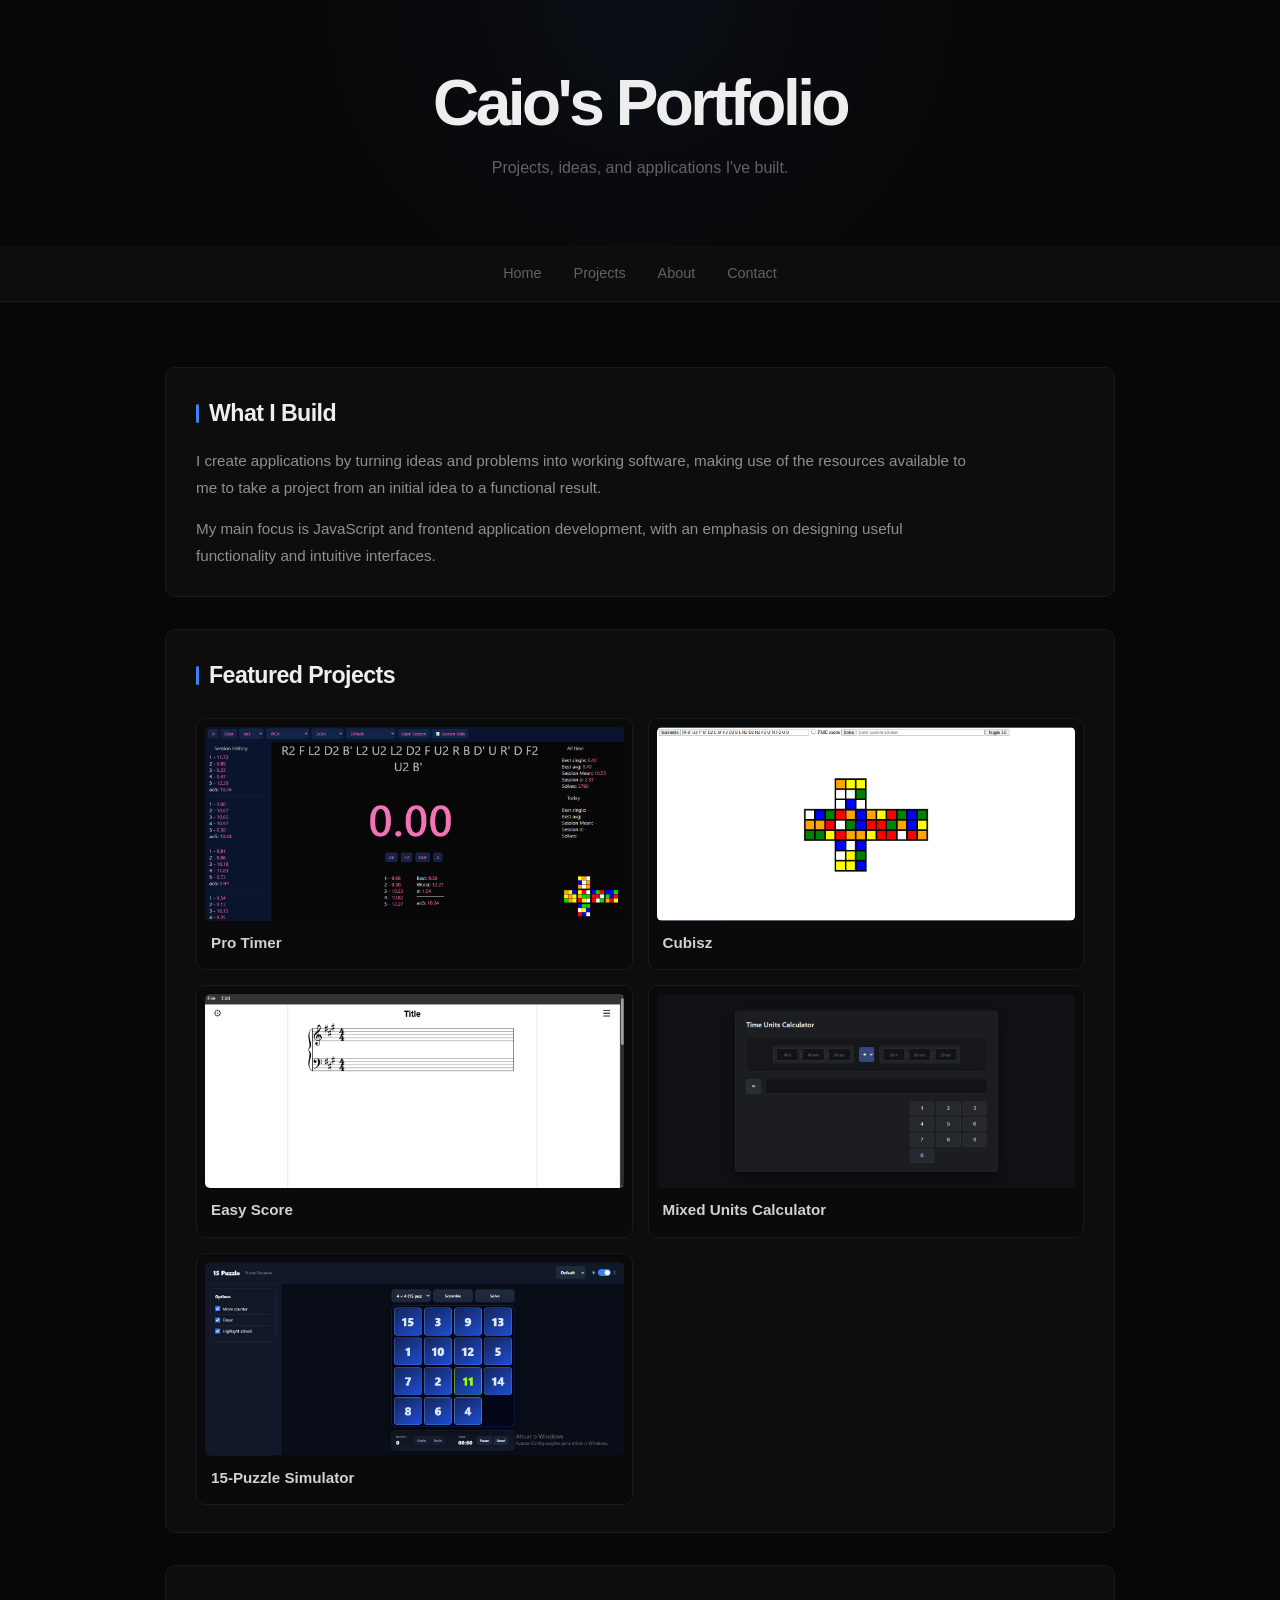
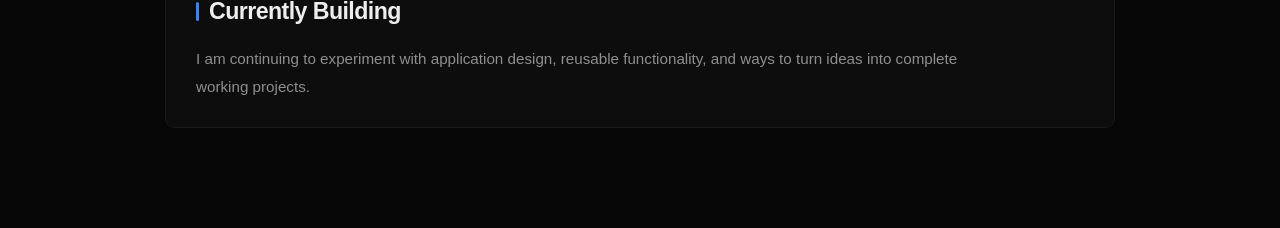
<file: index.html>
<html>
    <script>
    const language = navigator.language.toLowerCase();

    if (language.startsWith("pt-br")) {
        window.location.href = "pt-br/";
    } else {
        window.location.href = "en-us/";
    }
    </script>
</html>
</file>
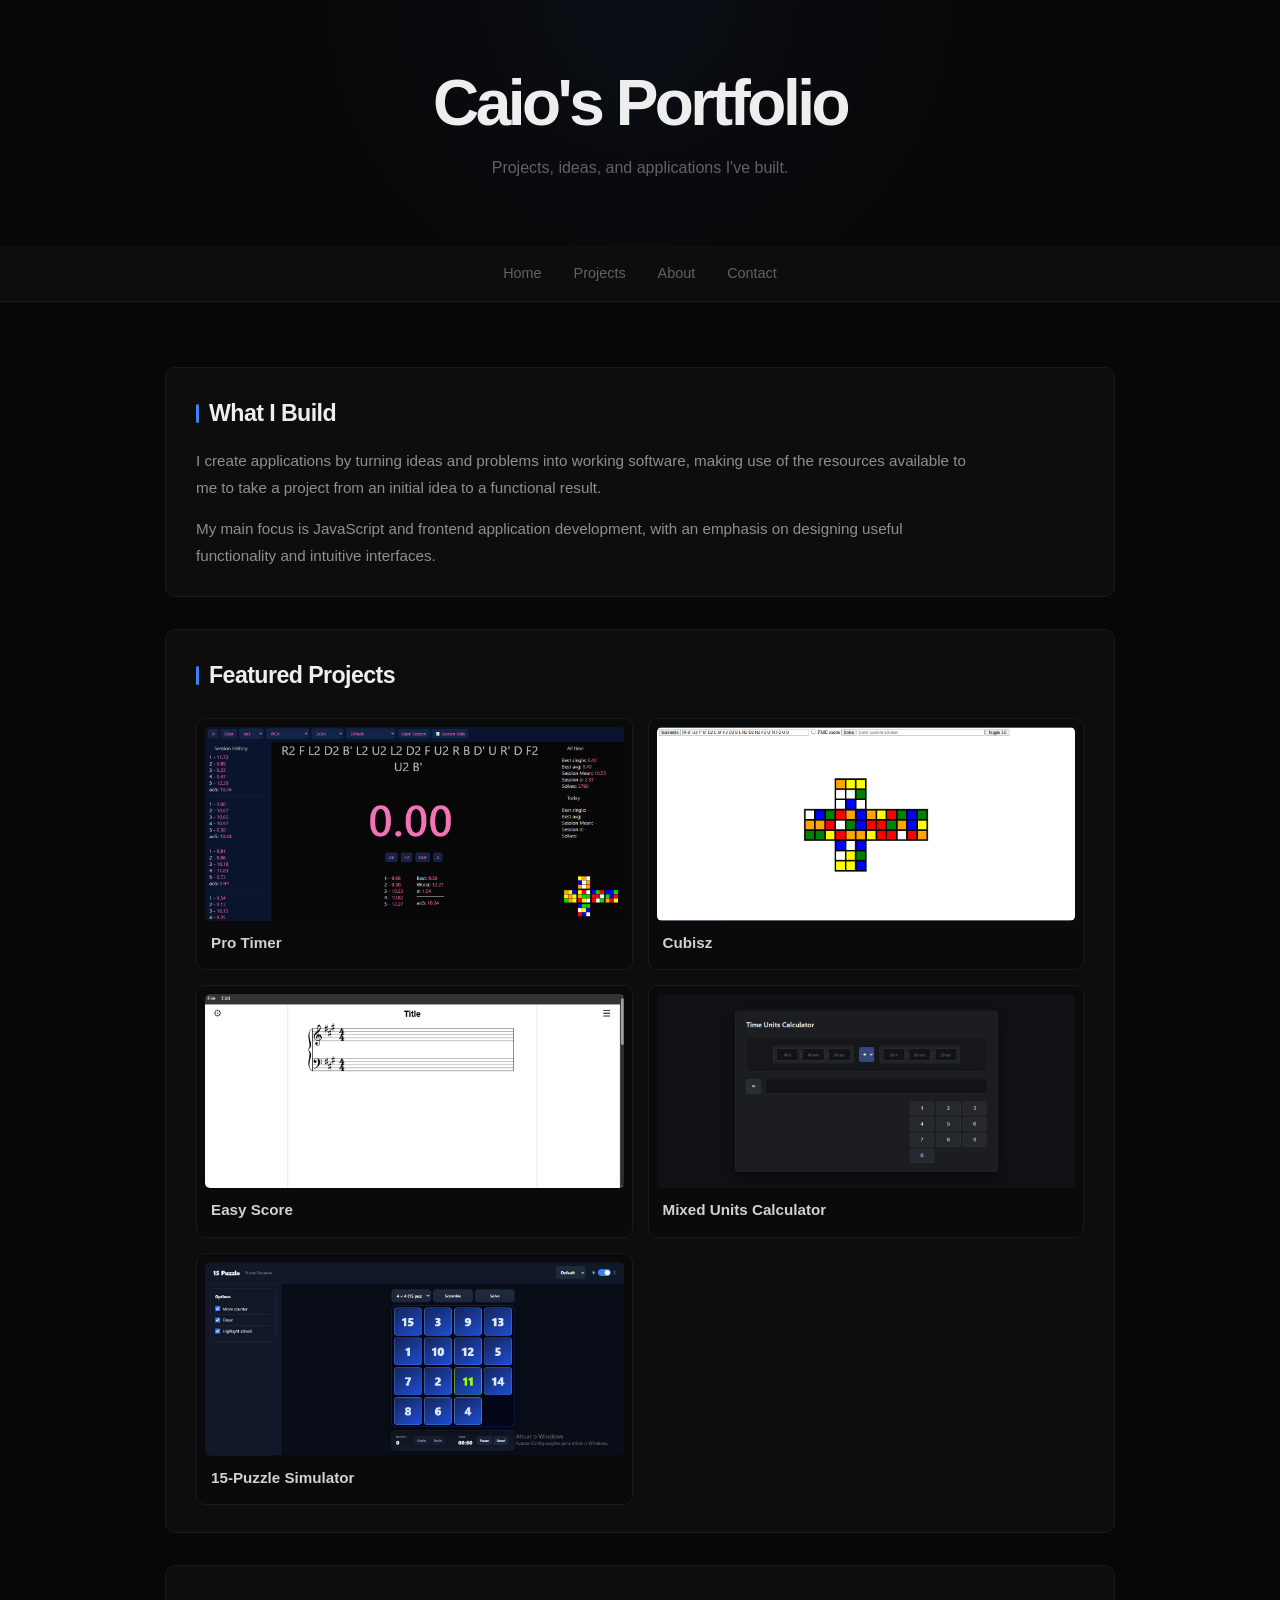
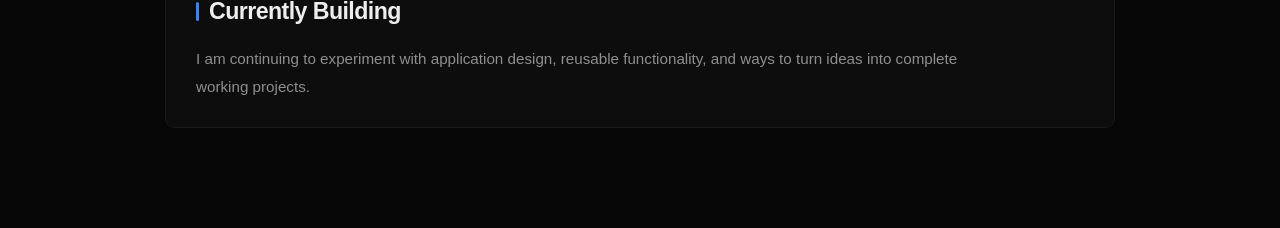
<file: en-us/index.html>
<!DOCTYPE html>
<html lang="en">
<head>
    <meta charset="UTF-8">
    <meta name="viewport" content="width=device-width, initial-scale=1.0">
    <title>Portfolio</title>
    <link rel="stylesheet" href="style.css">
</head>

<body>

    <header>
        <h1>Caio's Portfolio</h1>
        <p>Projects, ideas, and applications I've built.</p>
    </header>

    <nav>
        <a href="index.html">Home</a>
        <a href="projects.html">Projects</a>
        <a href="about.html">About</a>
        <a href="contact.html">Contact</a>
    </nav>

    <main>

        <section>
            <h2>What I Build</h2>

            <p>
                I create applications by turning ideas and problems
                into working software, making use of the resources
                available to me to take a project from an initial idea
                to a functional result.
            </p>

            <p>
                My main focus is JavaScript and frontend application
                development, with an emphasis on designing useful
                functionality and intuitive interfaces.
            </p>
        </section>


        <section>
            <h2>Featured Projects</h2>

            <div class="project-previews">

                <a href="projects.html#pro-timer">
                    <img
                        src="../Protimer home.jpg"
                        alt="Pro Timer screenshot"
                    >
                    <h3>Pro Timer</h3>
                </a>

                <a href="projects.html#cubisz">
                    <img
                        src="../cubisz home.jpg"
                        alt="Cubisz screenshot"
                    >
                    <h3>Cubisz</h3>
                </a>

                <a href="projects.html#easy-score">
                    <img
                        src="../easyscore home.jpg"
                        alt="Easy Score screenshot"
                    >
                    <h3>Easy Score</h3>
                </a>

                <a href="projects.html#mixed-units-calculator">
                    <img
                        src="../timeCalclator.jpg"
                        alt="Mixed Units Calculator screenshot"
                    >
                    <h3>Mixed Units Calculator</h3>
                </a>

                <a href="projects.html#fifteen-puzzle">
                    <img
                        src="../15ouzzle.jpg"
                        alt="15-Puzzle Simulator screenshot"
                    >
                    <h3>15-Puzzle Simulator</h3>
                </a>



            </div>
        </section>


        <section>
            <h2>Currently Building</h2>

            <p>
                I am continuing to experiment with application design,
                reusable functionality, and ways to turn ideas into
                complete working projects.
            </p>
        </section>

    </main>

</body>
</html>
</file>
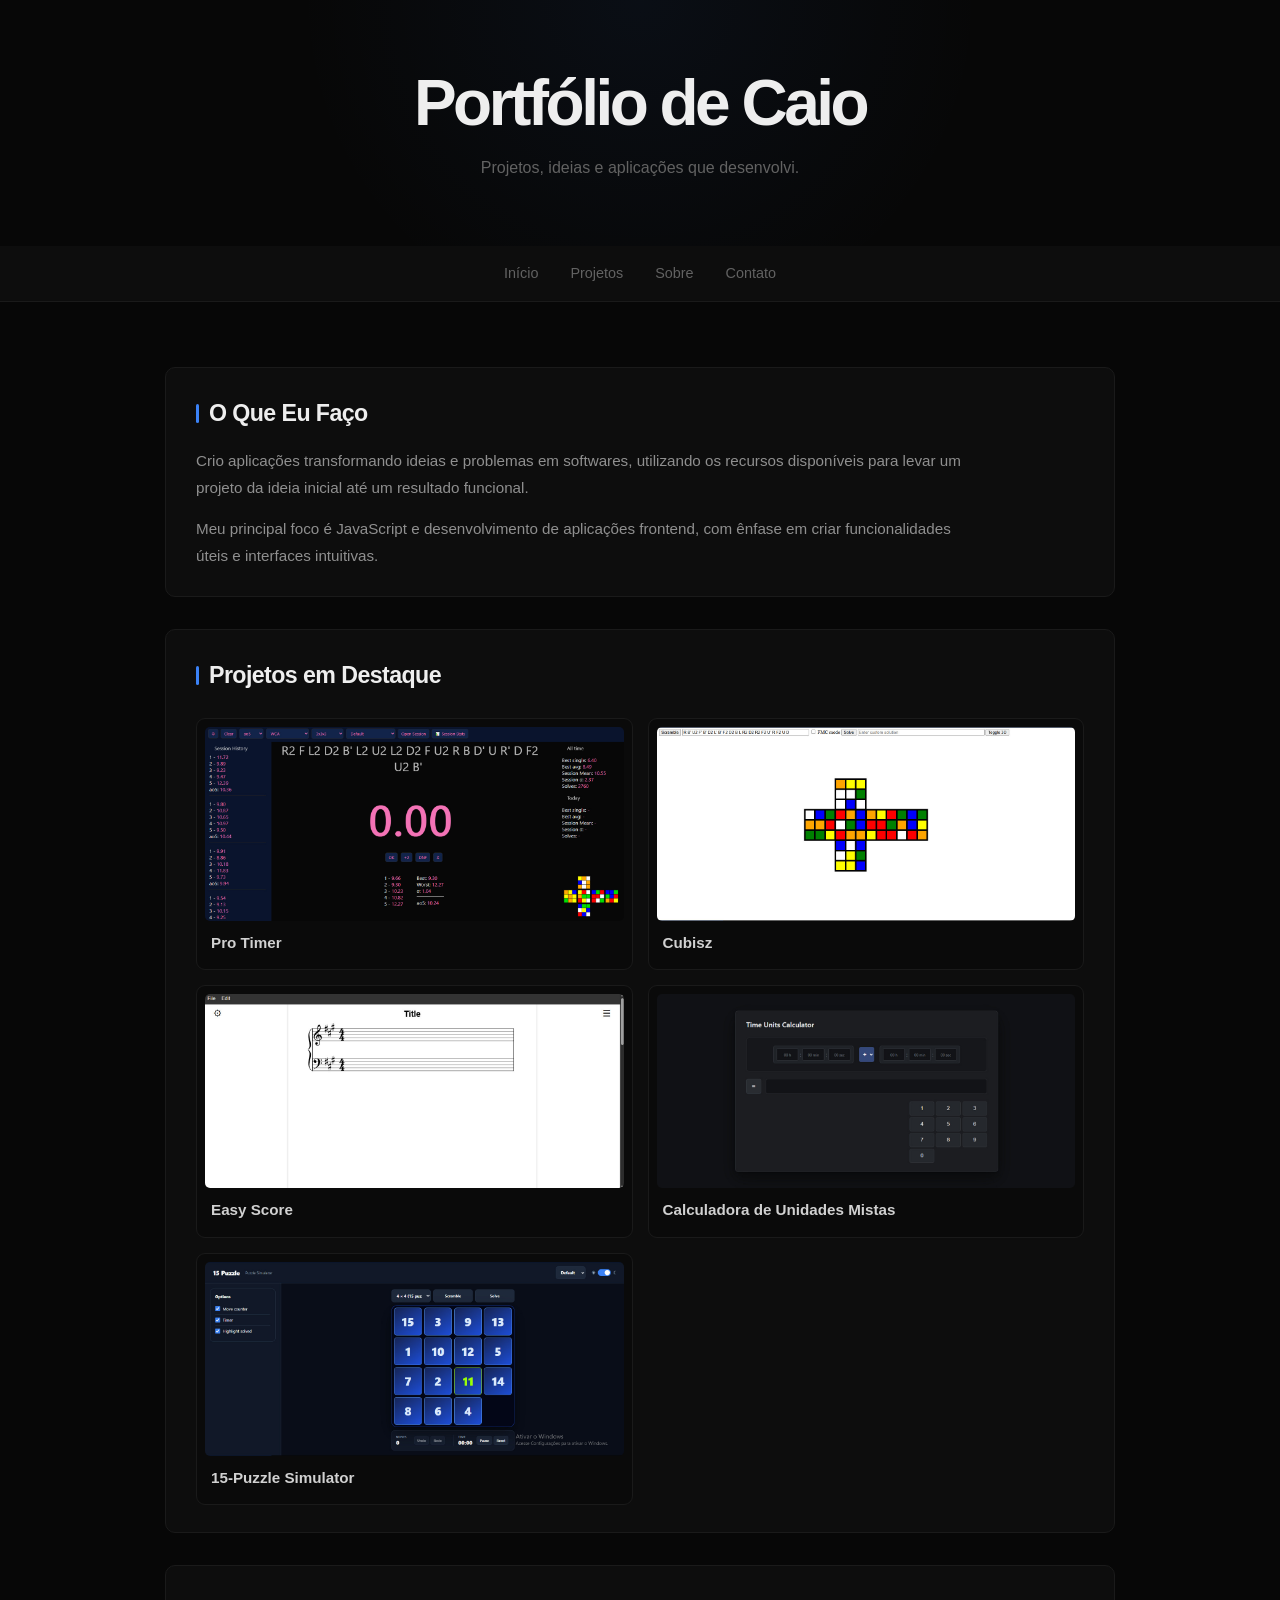
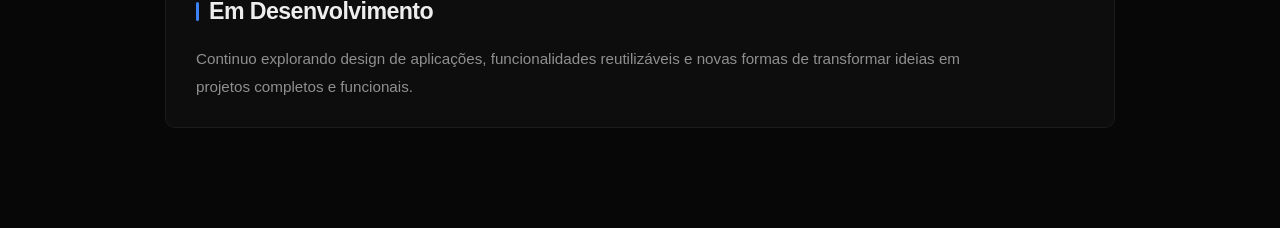
<file: pt-br/index.html>
<!DOCTYPE html>
<html lang="pt-BR">
<head>
    <meta charset="UTF-8">
    <meta name="viewport" content="width=device-width, initial-scale=1.0">
    <title>Portfólio</title>
    <link rel="stylesheet" href="style.css">
</head>

<body>

    <header>
        <h1>Portfólio de Caio</h1>
        <p>Projetos, ideias e aplicações que desenvolvi.</p>
    </header>

    <nav>
        <a href="index.html">Início</a>
        <a href="projects.html">Projetos</a>
        <a href="about.html">Sobre</a>
        <a href="contact.html">Contato</a>
    </nav>

    <main>
        <section>
            <h2>O Que Eu Faço</h2>

            <p>
                Crio aplicações transformando ideias e problemas em softwares,
                utilizando os recursos disponíveis para levar um projeto da
                ideia inicial até um resultado funcional.
            </p>

            <p>
                Meu principal foco é JavaScript e desenvolvimento de aplicações
                frontend, com ênfase em criar funcionalidades úteis e interfaces
                intuitivas.
            </p>
        </section>


        <section>
            <h2>Projetos em Destaque</h2>

            <div class="project-previews">

                <a href="projects.html#pro-timer">
                    <img
                        src="../Protimer home.jpg"
                        alt="Captura de tela do Pro Timer"
                    >
                    <h3>Pro Timer</h3>
                </a>

                <a href="projects.html#cubisz">
                    <img
                        src="../cubisz home.jpg"
                        alt="Captura de tela do Cubisz"
                    >
                    <h3>Cubisz</h3>
                </a>

                <a href="projects.html#easy-score">
                    <img
                        src="../easyscore home.jpg"
                        alt="Captura de tela do Easy Score"
                    >
                    <h3>Easy Score</h3>
                </a>

                <a href="projects.html#mixed-units-calculator">
                    <img
                        src="../timeCalclator.jpg"
                        alt="Captura de tela da Calculadora de Unidades Mistas"
                    >
                    <h3>Calculadora de Unidades Mistas</h3>
                </a>

                <a href="projects.html#fifteen-puzzle">
                    <img
                        src="../15ouzzle.jpg"
                        alt="Captura de tela do 15-Puzzle Simulator"
                    >
                    <h3>15-Puzzle Simulator</h3>
                </a>

            </div>
        </section>


        <section>
            <h2>Em Desenvolvimento</h2>

            <p>
                Continuo explorando design de aplicações,
                funcionalidades reutilizáveis e novas formas de
                transformar ideias em projetos completos e funcionais.
            </p>
        </section>

    </main>

</body>
</html>
</file>
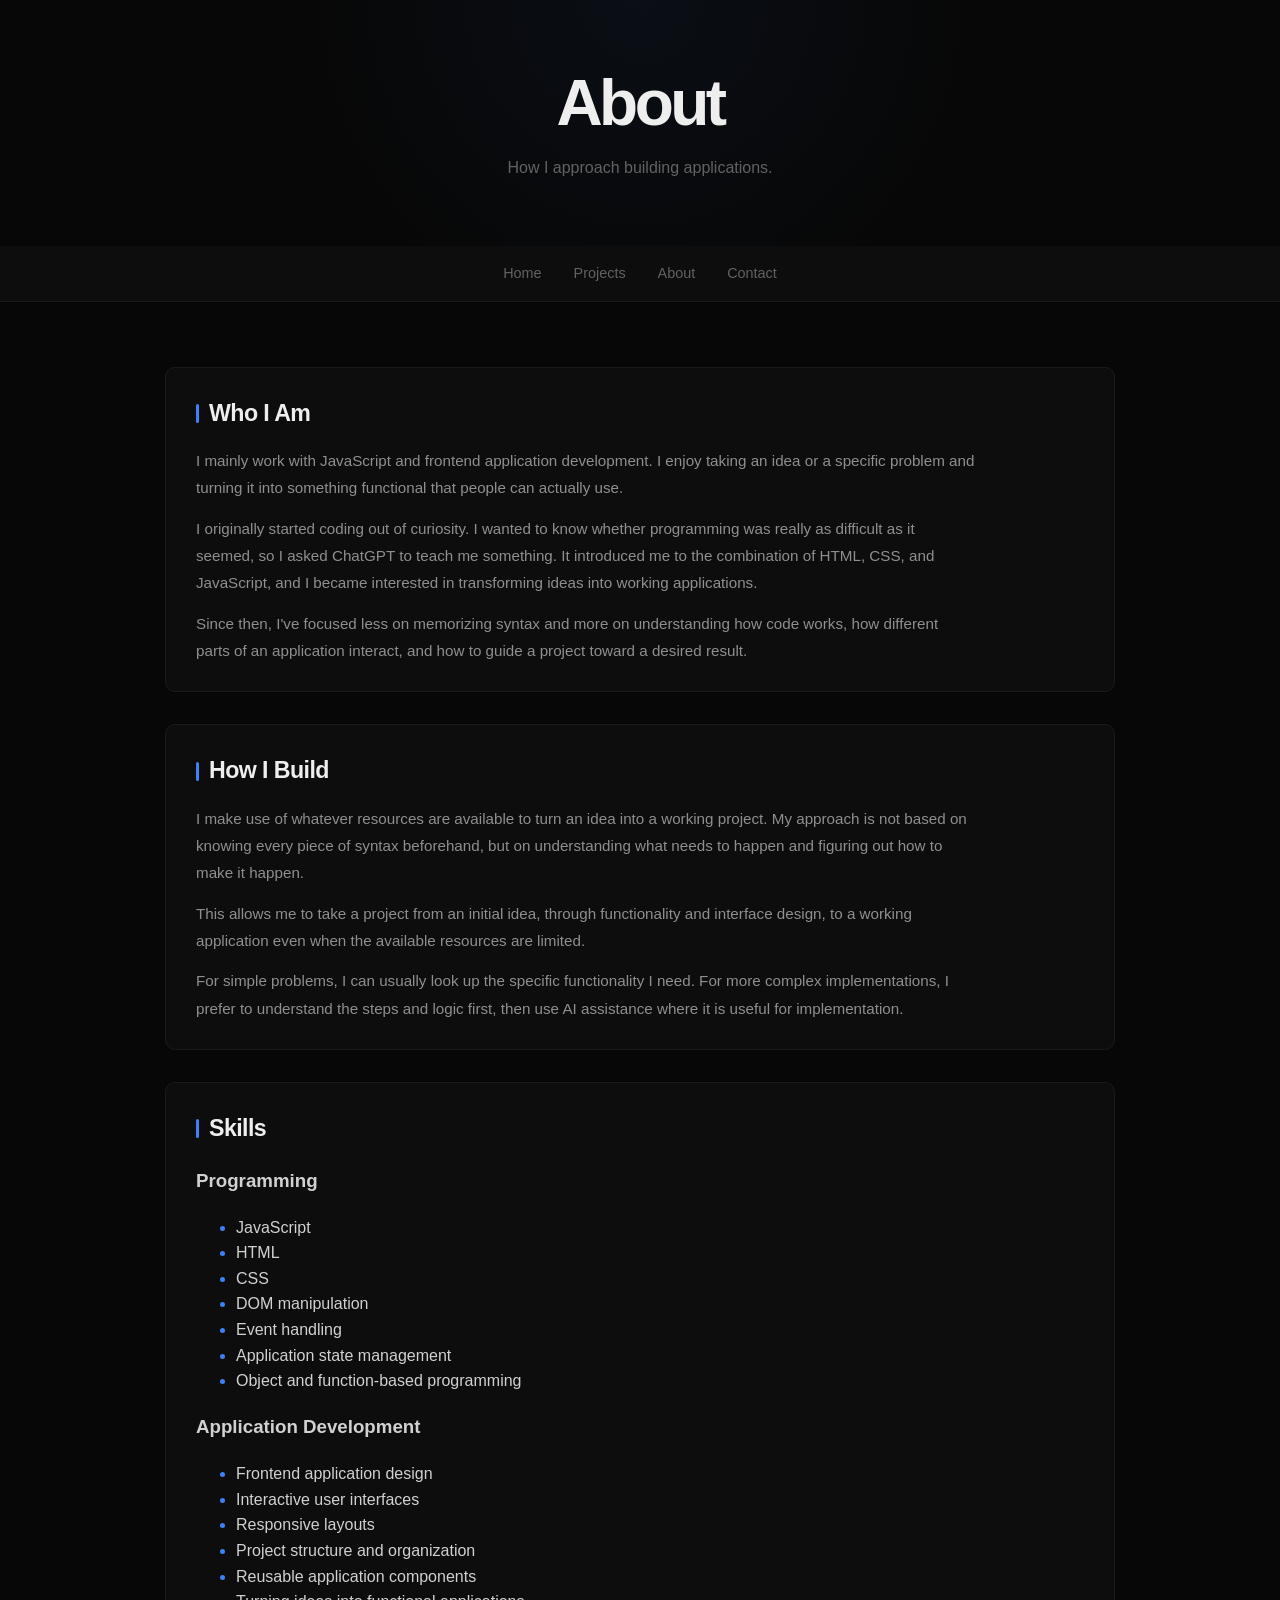
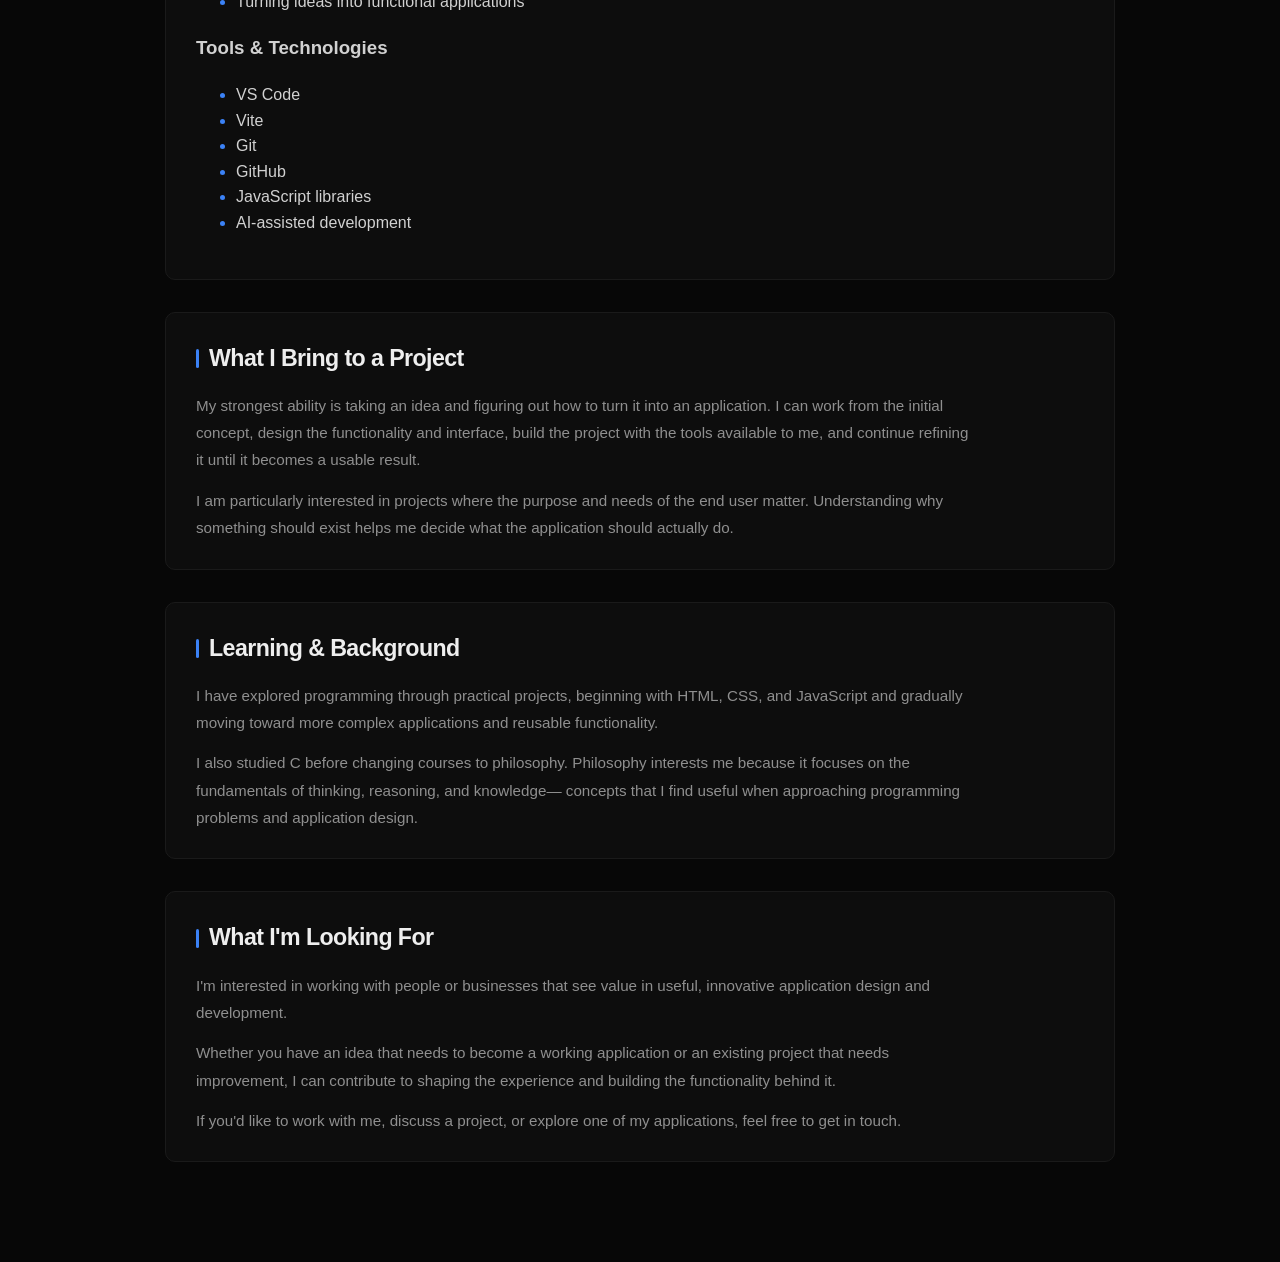
<file: en-us/about.html>
<!DOCTYPE html>
<html lang="en">
<head>
    <meta charset="UTF-8">
    <meta name="viewport" content="width=device-width, initial-scale=1.0">

    <title>About</title>

    <link rel="stylesheet" href="style.css">
</head>

<body>

    <header>
        <h1>About</h1>
        <p>How I approach building applications.</p>
    </header>


    <nav>
        <a href="index.html">Home</a>
        <a href="projects.html">Projects</a>
        <a href="about.html">About</a>
        <a href="contact.html">Contact</a>
    </nav>


    <main>

        <section>

            <h2>Who I Am</h2>

            <p>
                I mainly work with JavaScript and frontend application
                development. I enjoy taking an idea or a specific problem
                and turning it into something functional that people can
                actually use.
            </p>

            <p>
                I originally started coding out of curiosity. I wanted to
                know whether programming was really as difficult as it
                seemed, so I asked ChatGPT to teach me something. It
                introduced me to the combination of HTML, CSS, and
                JavaScript, and I became interested in transforming ideas
                into working applications.
            </p>

            <p>
                Since then, I've focused less on memorizing syntax and
                more on understanding how code works, how different parts
                of an application interact, and how to guide a project
                toward a desired result.
            </p>

        </section>


        <section>

            <h2>How I Build</h2>

            <p>
                I make use of whatever resources are available to turn
                an idea into a working project. My approach is not based
                on knowing every piece of syntax beforehand, but on
                understanding what needs to happen and figuring out how
                to make it happen.
            </p>

            <p>
                This allows me to take a project from an initial idea,
                through functionality and interface design, to a working
                application even when the available resources are limited.
            </p>

            <p>
                For simple problems, I can usually look up the specific
                functionality I need. For more complex implementations,
                I prefer to understand the steps and logic first, then
                use AI assistance where it is useful for implementation.
            </p>

        </section>


        <section>

            <h2>Skills</h2>

            <h3>Programming</h3>

            <ul>
                <li>JavaScript</li>
                <li>HTML</li>
                <li>CSS</li>
                <li>DOM manipulation</li>
                <li>Event handling</li>
                <li>Application state management</li>
                <li>Object and function-based programming</li>
            </ul>


            <h3>Application Development</h3>

            <ul>
                <li>Frontend application design</li>
                <li>Interactive user interfaces</li>
                <li>Responsive layouts</li>
                <li>Project structure and organization</li>
                <li>Reusable application components</li>
                <li>Turning ideas into functional applications</li>
            </ul>


            <h3>Tools & Technologies</h3>

            <ul>
                <li>VS Code</li>
                <li>Vite</li>
                <li>Git</li>
                <li>GitHub</li>
                <li>JavaScript libraries</li>
                <li>AI-assisted development</li>
            </ul>

        </section>


        <section>

            <h2>What I Bring to a Project</h2>

            <p>
                My strongest ability is taking an idea and figuring out
                how to turn it into an application. I can work from the
                initial concept, design the functionality and interface,
                build the project with the tools available to me, and
                continue refining it until it becomes a usable result.
            </p>

            <p>
                I am particularly interested in projects where the
                purpose and needs of the end user matter. Understanding
                why something should exist helps me decide what the
                application should actually do.
            </p>

        </section>


        <section>

            <h2>Learning & Background</h2>

            <p>
                I have explored programming through practical projects,
                beginning with HTML, CSS, and JavaScript and gradually
                moving toward more complex applications and reusable
                functionality.
            </p>

            <p>
                I also studied C before changing courses to philosophy.
                Philosophy interests me because it focuses on the
                fundamentals of thinking, reasoning, and knowledge—
                concepts that I find useful when approaching programming
                problems and application design.
            </p>

        </section>

        <section>

            <h2>What I'm Looking For</h2>

            <p>
                I'm interested in working with people or businesses that see
                value in useful, innovative application design and development.
            </p>

            <p>
                Whether you have an idea that needs to become a working
                application or an existing project that needs improvement,
                I can contribute to shaping the experience and building the
                functionality behind it.
            </p>

            <p>
                If you'd like to work with me, discuss a project, or explore
                one of my applications, feel free to get in touch.
            </p>

        </section>
    </main>

</body>
</html>
</file>
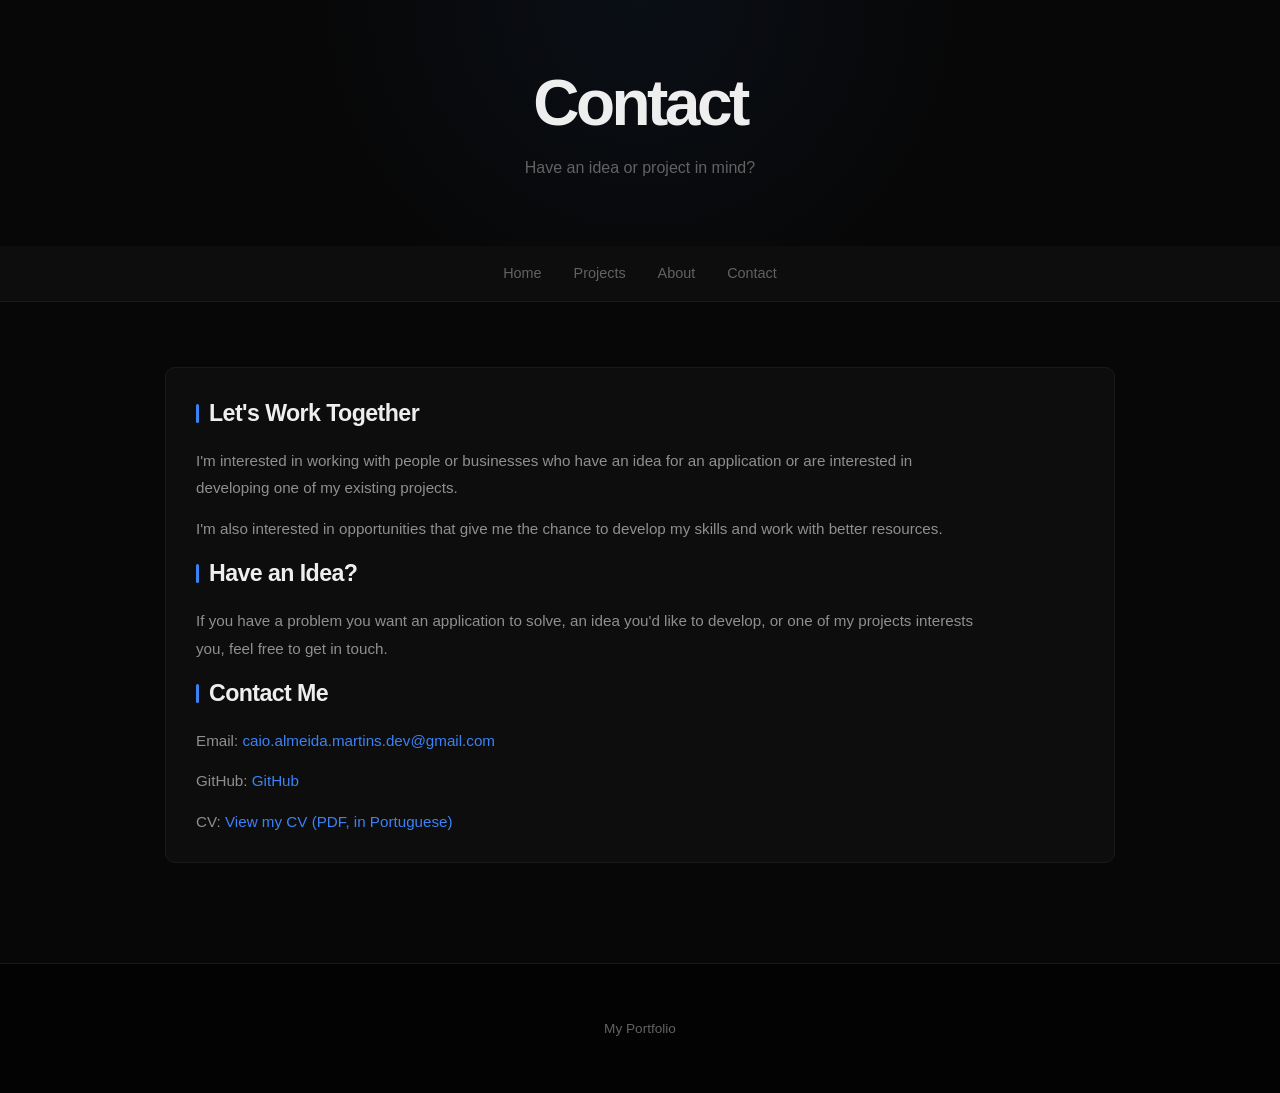
<file: en-us/contact.html>
<!DOCTYPE html>
<html lang="en">

<head>
    <meta charset="UTF-8">
    <meta name="viewport" content="width=device-width, initial-scale=1.0">

    <title>Contact - My Portfolio</title>

    <link rel="stylesheet" href="style.css">
</head>

<body>

    <header>
        <h1>Contact</h1>

        <p>
            Have an idea or project in mind?
        </p>
    </header>


    <nav>
        <a href="index.html">Home</a>
        <a href="projects.html">Projects</a>
        <a href="about.html">About</a>
        <a href="contact.html">Contact</a>
    </nav>


    <main>

        <section>

            <h2>Let's Work Together</h2>

            <p>
                I'm interested in working with people or businesses
                who have an idea for an application or are interested
                in developing one of my existing projects.
            </p>

            <p>
                I'm also interested in opportunities that give me the
                chance to develop my skills and work with better
                resources.
            </p>


            <h2>Have an Idea?</h2>

            <p>
                If you have a problem you want an application to solve,
                an idea you'd like to develop, or one of my projects
                interests you, feel free to get in touch.
            </p>


            <h2>Contact Me</h2>

            <p>
                Email:
                <a class="contact" href="mailto:caio.almeida.martins.dev@gmail.com">
                    caio.almeida.martins.dev@gmail.com
                </a>
            </p>

            <p>
                GitHub:
                <a class="contact" href="https://github.com/Cubing-Way">
                    GitHub
                </a>
            </p>

            <p>
                CV:
                <a class="contact" href="../Curr%C3%ADculo%20Caio%20Almeida%20Martins.pdf">
                    View my CV (PDF, in Portuguese)
                </a>
            </p>

        </section>

    </main>


    <footer>
        <p>My Portfolio</p>
    </footer>

</body>

</html>
</file>
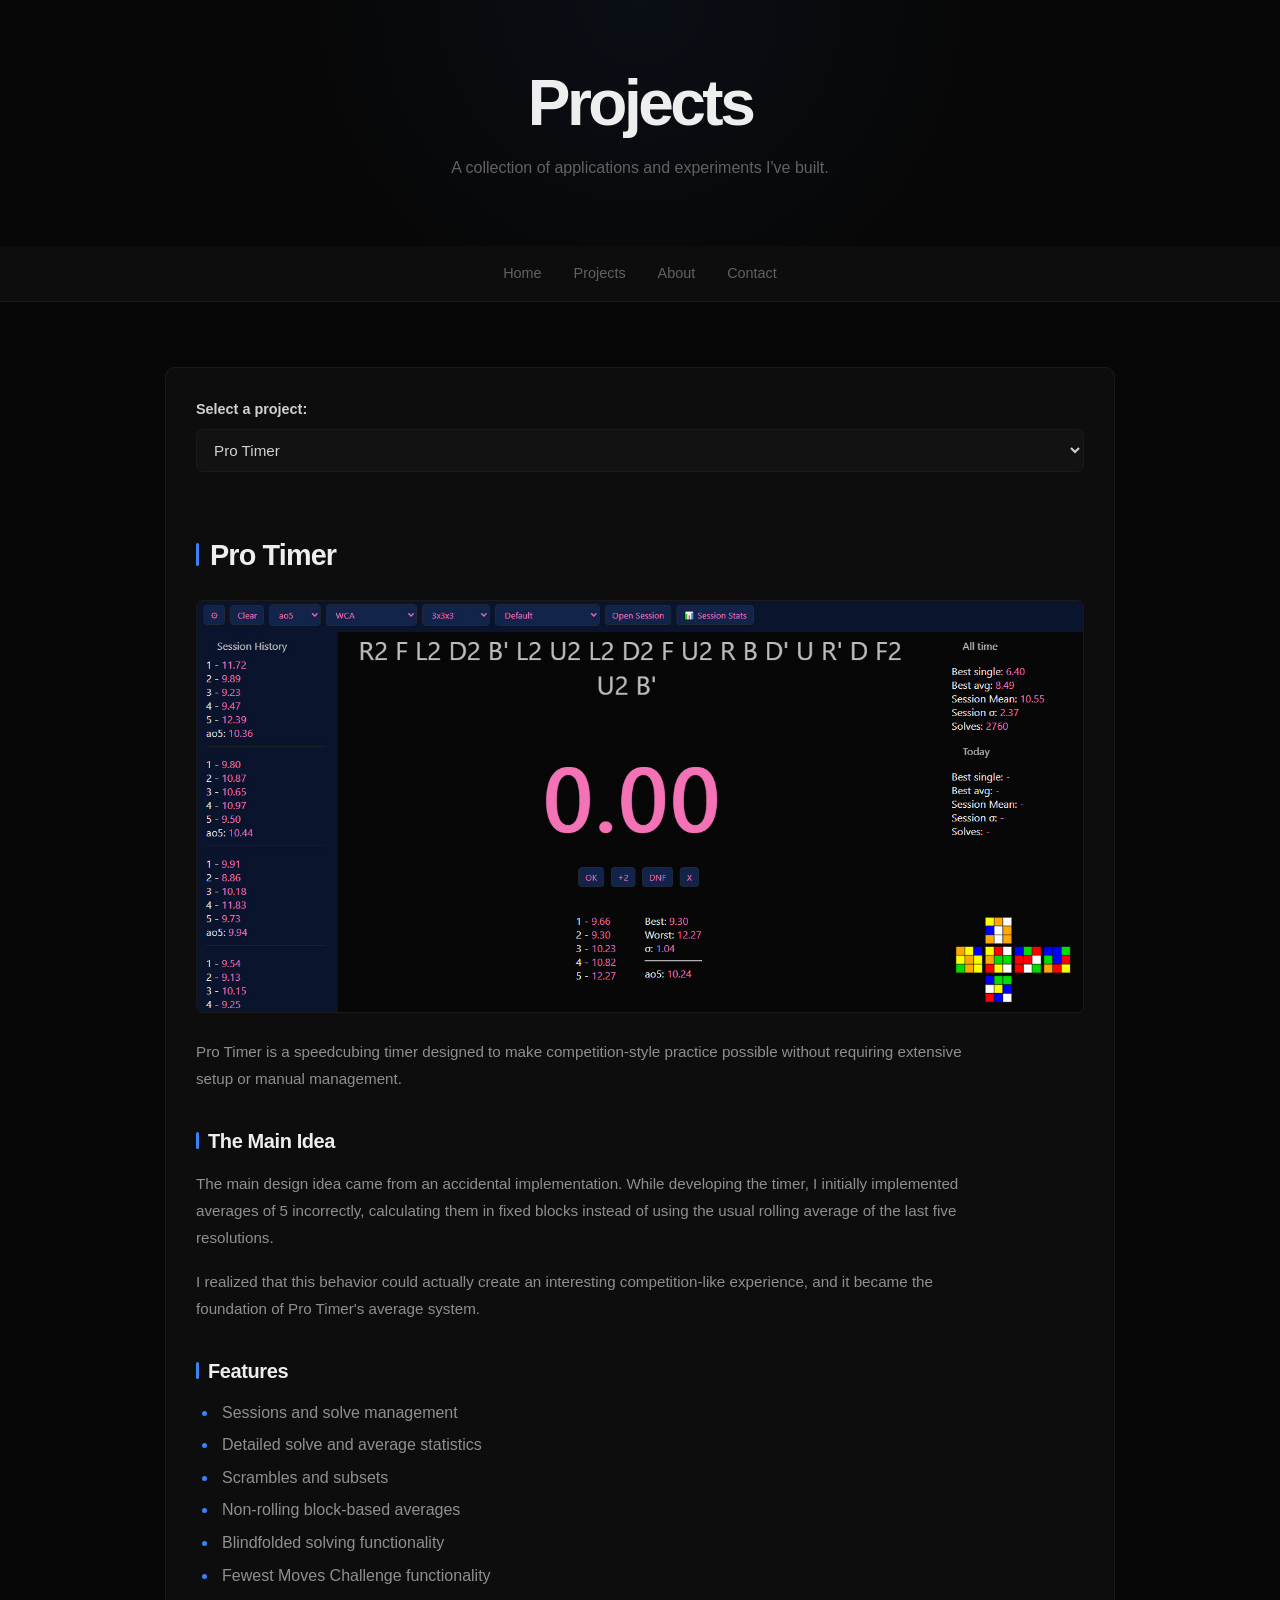
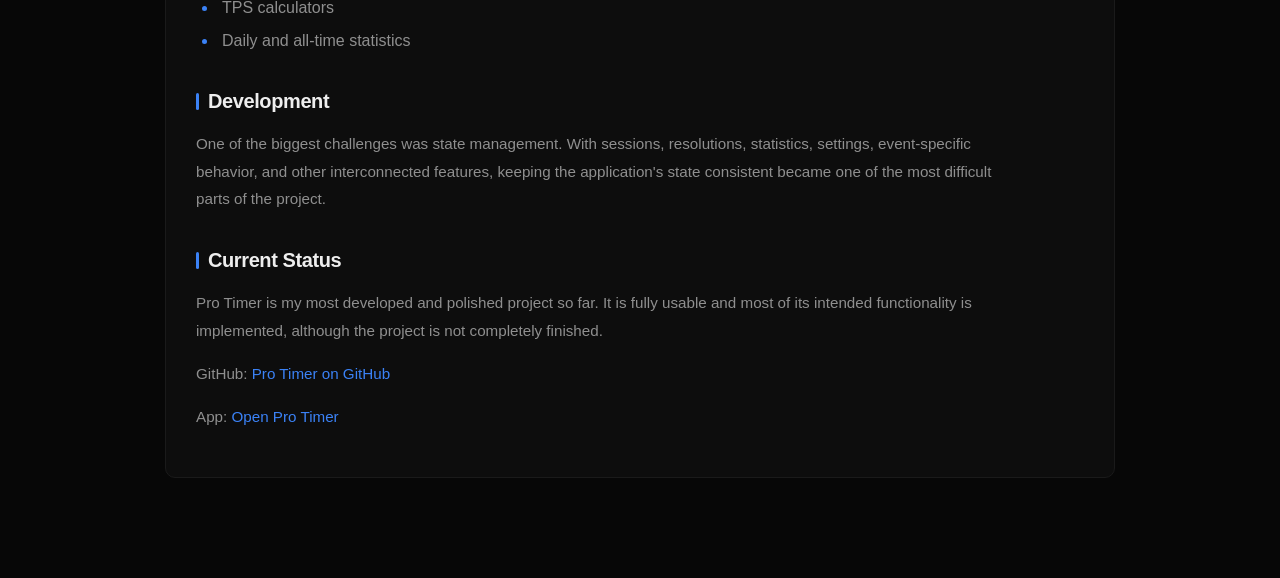
<file: en-us/projects.html>
<!DOCTYPE html>
<html lang="en">
<head>
    <meta charset="UTF-8">
    <meta name="viewport" content="width=device-width, initial-scale=1.0">
    <title>Projects</title>
    <link rel="stylesheet" href="style.css">
</head>

<body>

    <header>
        <h1>Projects</h1>
        <p>A collection of applications and experiments I've built.</p>
    </header>

    <nav>
        <a href="index.html">Home</a>
        <a href="projects.html">Projects</a>
        <a href="about.html">About</a>
        <a href="contact.html">Contact</a>
    </nav>

    <main>

        <div class="projects-wrapper">

            <div class="project-selector">

                <label for="projects">Select a project:</label>

                <select id="projects">
                    <option value="pro-timer">Pro Timer</option>
                    <option value="cubisz">Cubisz</option>
                    <option value="easy-score">Easy Score</option>
                    <option value="mixed-units-calculator">
                        Mixed Units Calculator
                    </option>
                    <option value="fifteen-puzzle">
                        15-Puzzle Simulator
                    </option>
                </select>

            </div>


            <!-- Pro Timer -->

            <div id="pro-timer" class="project">

                <h1>Pro Timer</h1>

                <img
                    src="../Protimer home.jpg"
                    alt="Screenshot of Pro Timer"
                >

                <p>
                    Pro Timer is a speedcubing timer designed to make
                    competition-style practice possible without requiring
                    extensive setup or manual management.
                </p>

                <h2>The Main Idea</h2>

                <p>
                    The main design idea came from an accidental
                    implementation. While developing the timer, I initially
                    implemented averages of 5 incorrectly, calculating them
                    in fixed blocks instead of using the usual rolling
                    average of the last five resolutions.
                </p>

                <p>
                    I realized that this behavior could actually create an
                    interesting competition-like experience, and it became
                    the foundation of Pro Timer's average system.
                </p>

                <h2>Features</h2>

                <ul>
                    <li>Sessions and solve management</li>
                    <li>Detailed solve and average statistics</li>
                    <li>Scrambles and subsets</li>
                    <li>Non-rolling block-based averages</li>
                    <li>Blindfolded solving functionality</li>
                    <li>Fewest Moves Challenge functionality</li>
                    <li>TPS calculators</li>
                    <li>Daily and all-time statistics</li>
                </ul>

                <h2>Development</h2>

                <p>
                    One of the biggest challenges was state management.
                    With sessions, resolutions, statistics, settings,
                    event-specific behavior, and other interconnected
                    features, keeping the application's state consistent
                    became one of the most difficult parts of the project.
                </p>

                <h2>Current Status</h2>

                <p>
                    Pro Timer is my most developed and polished project so
                    far. It is fully usable and most of its intended
                    functionality is implemented, although the project is
                    not completely finished.
                </p>

                <p>
                    GitHub:
                    <a href="https://github.com/Cubing-Way/Pro-timer">
                        Pro Timer on GitHub
                    </a>
                </p>

                <p>
                    App:
                    <a href="https://cubing-way.github.io/Pro-timer/">
                        Open Pro Timer
                    </a>
                </p>

            </div>


            <!-- Cubisz -->

            <div id="cubisz" class="project">

                <h1>Cubisz</h1>

                <img
                    src="../cubisz home.jpg"
                    alt="Screenshot of Cubisz"
                >

                <p>
                    Cubisz is a solve review app for the Rubik's Cube.
                    You paste a scramble and your solution, and it replays
                    the solve on a 3D cube, compares each step with what an
                    engine would do from the same position, and suggests a
                    fingertrick for every move.
                </p>

                <h2>The Idea</h2>

                <p>
                    The original goal was to create a reliable way to display
                    scrambles for Pro Timer. During development, the project
                    grew into something more general: a digital Rubik's Cube
                    that can be represented, manipulated, and analyzed by
                    other applications.
                </p>

                <p>
                    Pro Timer still uses that first version of Cubisz for
                    scramble visualization, move-count and solution checking,
                    TPS calculation, and FMC functionality.
                </p>

                <p>
                    I then rebuilt Cubisz as a solve review app on top of
                    <a href="https://github.com/Cubing-Way/puzzly">Puzzly</a>,
                    a cube engine I built, which does the solving, the
                    scrambles, and the fingertrick suggestions.
                </p>

                <h2>Current Features</h2>

                <ul>
                    <li>3D cube or flat net that plays your solution, split into the method's steps as you type</li>
                    <li>Step-by-step review against the engine's choice from the same cube</li>
                    <li>A suggested fingertrick for every move</li>
                    <li>Comparing, racing, or branching off the engine's own solve</li>
                    <li>Step solver from any point of your solution</li>
                    <li>2×2 viewer</li>
                </ul>

                <h2>Development</h2>

                <p>
                    One of the hardest parts was getting the sticker swapping
                    caused by cube movements correct while preserving the
                    actual state of the cube.
                </p>

                <p>
                    Rebuilding it as a review app meant connecting it to
                    Puzzly. The heavy solving now runs on a server, so the
                    page doesn't have to build large tables in the browser.
                </p>

                <h2>Current Status</h2>

                <p>
                    Cubisz works as a solve review app for the 3×3, with a
                    2×2 viewer. Its solving runs on Puzzly's server, and
                    falls back to the browser when the server can't answer.
                </p>

                <p>
                    GitHub:
                    <a href="https://github.com/Cubing-Way/cubisz">
                        Cubisz on GitHub
                    </a>
                </p>

                <p>
                    App:
                    <a href="https://cubing-way.github.io/cubisz/">
                        Open Cubisz
                    </a>
                </p>

            </div>


            <!-- Easy Score -->

            <div id="easy-score" class="project">

                <h1>Easy Score</h1>

                <img
                    src="../easyscore home.jpg"
                    alt="Screenshot of Easy Score"
                >

                <p>
                    Easy Score is a sheet music editor designed around a
                    simple idea: creating music notation should not require
                    learning a complicated music application first.
                </p>

                <h2>The Idea</h2>

                <p>
                    I wanted to write sheet music, but found existing music
                    notation applications difficult to learn. I wanted to
                    create something where basic musical knowledge and an
                    intuitive interface would be enough to start turning
                    ideas into sheet music.
                </p>

                <p>
                    Instead of relying heavily on conventions from existing
                    notation software, I looked at applications such as word
                    processors, video editors, and image editors for
                    interaction ideas that users already understand.
                </p>

                <h2>Current Features</h2>

                <ul>
                    <li>Stave management</li>
                    <li>Creating and managing bars</li>
                    <li>Clef, time signature, and key signature management</li>
                    <li>Text-based note input</li>
                    <li>Saving and managing application state</li>
                    <li>Playing generated scores</li>
                    <li>Mouse-based note input in development</li>
                </ul>

                <h2>Development</h2>

                <p>
                    Easy Score is my most complex project so far. Managing
                    application initialization and restoring its state has
                    been one of the biggest technical challenges.
                </p>

                <p>
                    Mouse-based note input is another ongoing challenge,
                    since the user's position and interaction need to be
                    translated into the correct musical notation.
                </p>

                <h2>Current Status</h2>

                <p>
                    Easy Score currently supports basic sheet music writing
                    using text-based note input. Users can create the staves
                    they need, write music on them, and play back the
                    resulting score.
                </p>

                <p>
                    The project is still under development. Not all sheet
                    music symbols are supported yet, and mouse-based note
                    input is still being developed.
                </p>

                <p>
                    GitHub:
                    <a href="https://github.com/Cubing-Way/Easy-Score">
                        Easy Score on GitHub
                    </a>
                </p>

                <p>
                    App:
                    <a href="https://cubing-way.github.io/Easy-Score/">
                        Open Easy Score
                    </a>
                </p>

            </div>


            <!-- Mixed Units Calculator -->

            <div id="mixed-units-calculator" class="project">

                <h1>Mixed Units Calculator</h1>

                <img
                    src="../timeCalclator.jpg"
                    alt="Screenshot of Mixed Units Calculator"
                >

                <p>
                    Mixed Units Calculator is designed to make calculations
                    involving multiple units more intuitive.
                </p>

                <h2>The Idea</h2>

                <p>
                    The idea came from a situation at a Rubik's Cube
                    competition. There was a cumulative time limit of ten
                    minutes, and I needed to subtract completed solve times
                    from that limit while working with minutes, seconds, and
                    milliseconds together.
                </p>

                <p>
                    This made me realize that mixed-unit calculations can be
                    unnecessarily difficult when a calculator expects
                    everything to be converted into one unit first.
                </p>

                <h2>The Concept</h2>

                <p>
                    The goal is to let users enter and receive values in the
                    units that make sense to them while the application
                    handles the conversions internally.
                </p>

                <h2>Current Features</h2>

                <ul>
                    <li>Mixed-unit input and output, like 1 h 30 min + 45 min = 2 h 15 min</li>
                    <li>25 kinds of quantity and about 240 units: time, length, mass, area, volume, speed, temperature, money, data, and more</li>
                    <li>Every answer also shown in the other units of its kind</li>
                    <li>Scientific functions: powers, roots, logarithms, trigonometry, factorials, and constants</li>
                    <li>Exact answers, worked out as fractions</li>
                    <li>Daily exchange rates for 31 currencies, plus bitcoin and ether</li>
                </ul>

                <h2>Current Status</h2>

                <p>
                    The project started as a proof of concept for hours,
                    minutes, and seconds, and was later rewritten into a
                    full mixed-units calculator. It works offline, except
                    for downloading exchange rates.
                </p>

                <p>
                    GitHub:
                    <a href="https://github.com/Cubing-Way/Time-Calculator">
                        Mixed Units Calculator on GitHub
                    </a>
                </p>

                <p>App: 
                    <a href="https://cubing-way.github.io/Time-Calculator/">
                        Open Mixed Units Calculator
                    </a>
                </p>

            </div>


            <!-- 15-Puzzle Simulator -->

            <div id="fifteen-puzzle" class="project">

                <img
                    src="../15ouzzle.jpg"
                    alt="Screenshot of the 15-Puzzle Simulator"
                >

                <h1>15-Puzzle Simulator</h1>

                <p>
                    The 15-Puzzle Simulator is a modern sliding-puzzle
                    simulator designed to make larger puzzles enjoyable
                    to practice and explore.
                </p>

                <h2>The Idea</h2>

                <p>
                    I received a 15-puzzle as a competition participation
                    gift. After trying it, I became interested in solving
                    it and even developed my own method for it.
                </p>

                <p>
                    I wanted to try larger sliding puzzles, so I looked for
                    simulators online. The available options did not provide
                    the combination of visual design, modern layout,
                    scrambling, and overall functionality that I wanted.
                </p>

                <h2>Current Features</h2>

                <ul>
                    <li>Sliding-puzzle simulation from 3×3 to 10×10</li>
                    <li>Customizable visual themes</li>
                    <li>Modern interface and layout</li>
                    <li>Puzzle scrambling</li>
                    <li>Move counter</li>
                    <li>Timer</li>
                    <li>Customization options</li>
                </ul>

                <h2>Development</h2>

                <p>
                    One of the main technical challenges was moving and
                    swapping puzzle pieces without breaking the DOM
                    structure.
                </p>

                <p>
                    The project also required careful layout management so
                    that different puzzle sizes could remain usable within
                    the interface.
                </p>

                <h2>What I Focused On</h2>

                <p>
                    The parts I am most proud of are the styling and
                    scrambling system. I wanted the simulator to feel like
                    a modern application rather than simply displaying a
                    puzzle grid on a page.
                </p>

                <h2>Current Status</h2>

                <p>
                    The simulator is close to being finished and is intended
                    to become my first publicly available application outside
                    of projects hosted through GitHub Pages.
                </p>

                <p>
                    In the future, I want to integrate Cubisz and expand
                    the project into a more complete puzzle simulator.
                </p>

                <p>
                    GitHub:
                    <a href="https://github.com/Cubing-Way/15-puzzle">
                        15-Puzzle Simulator on GitHub
                    </a>
                </p>

                <p>
                    App:
                    <a href="https://cubing-way.github.io/15-puzzle/">
                        Open 15-Puzzle Simulator
                    </a>
                </p>

            </div>

        </div>

    </main>

    <script src="script.js"></script>

</body>
</html>
</file>
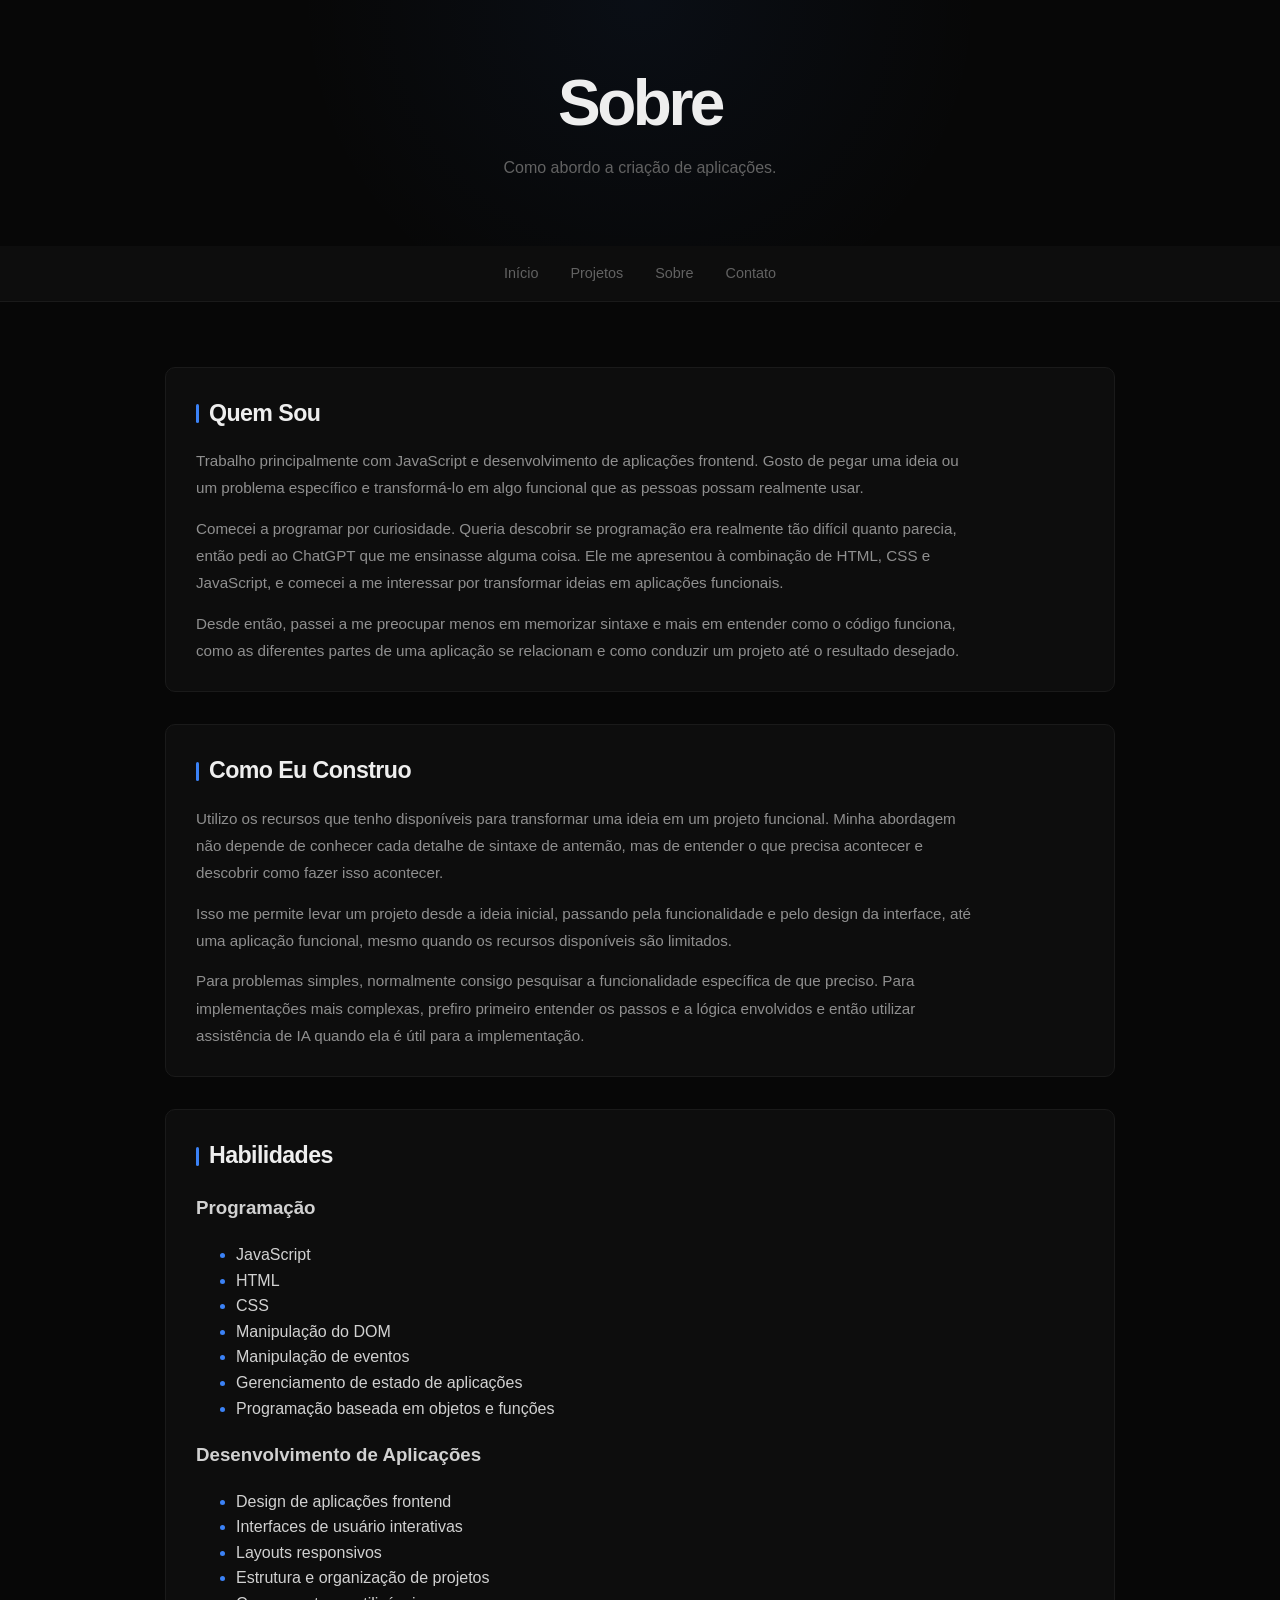
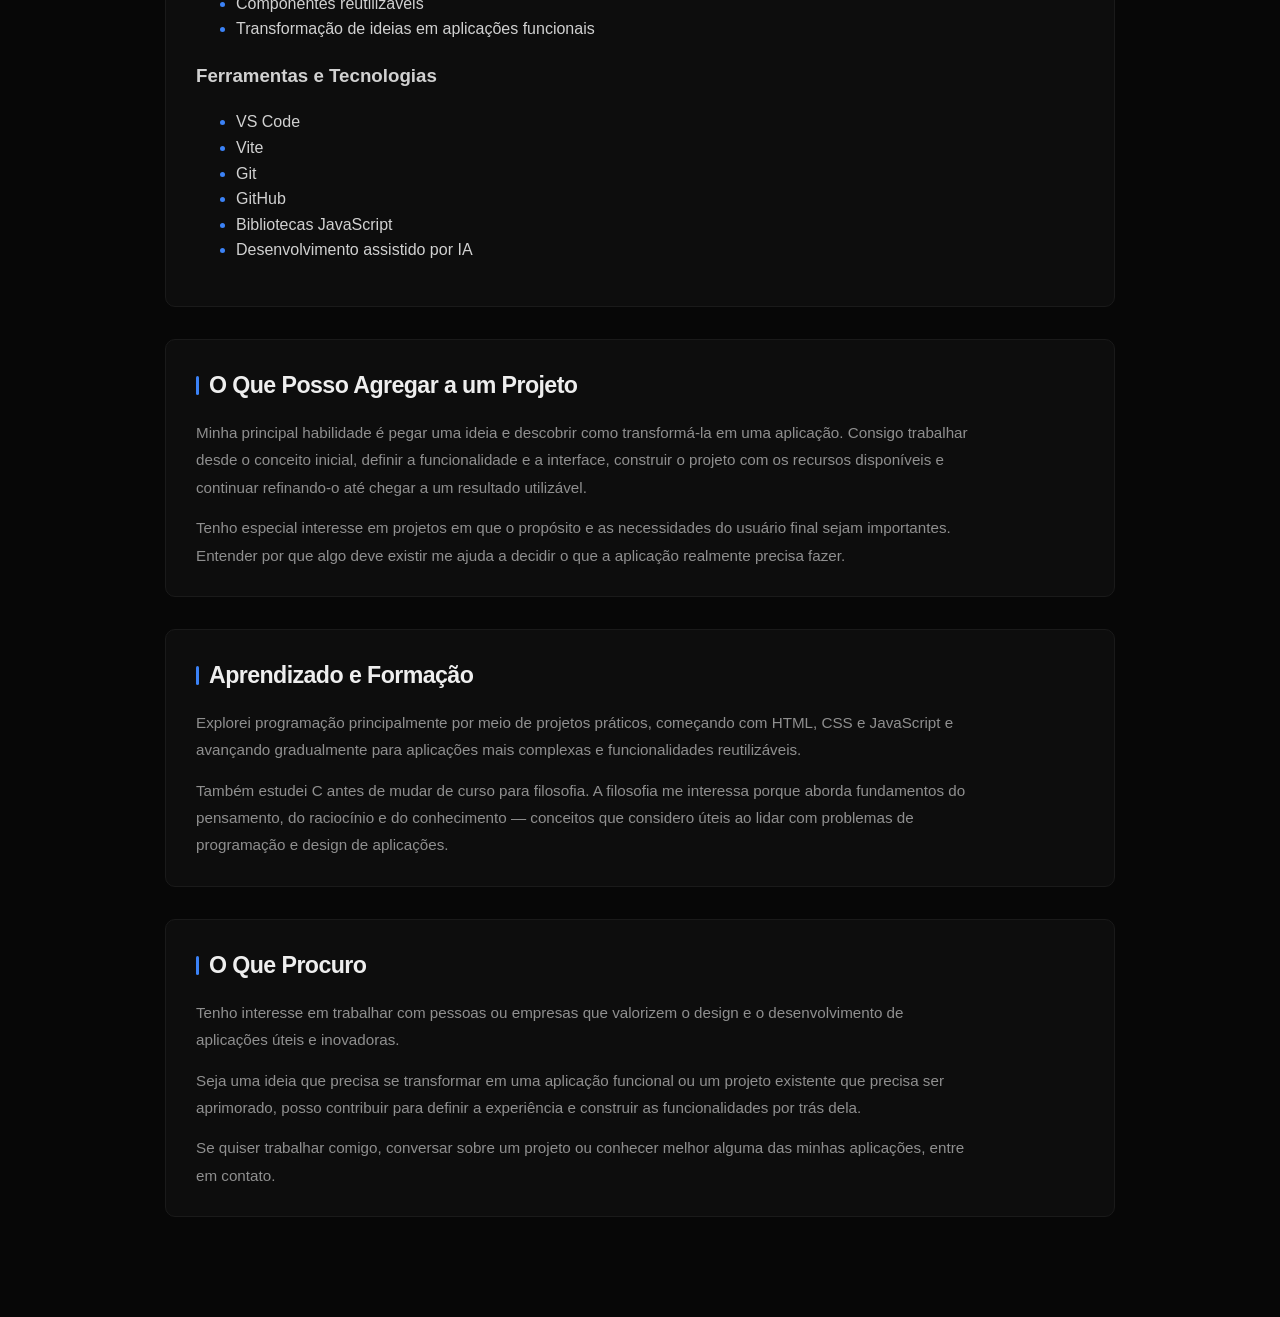
<file: pt-br/about.html>
<!DOCTYPE html>
<html lang="pt-BR">
<head>
    <meta charset="UTF-8">
    <meta name="viewport" content="width=device-width, initial-scale=1.0">

    <title>Sobre</title>

    <link rel="stylesheet" href="style.css">
</head>

<body>

    <header>
        <h1>Sobre</h1>
        <p>Como abordo a criação de aplicações.</p>
    </header>


    <nav>
        <a href="index.html">Início</a>
        <a href="projects.html">Projetos</a>
        <a href="about.html">Sobre</a>
        <a href="contact.html">Contato</a>
    </nav>


    <main>

        <section>

            <h2>Quem Sou</h2>

            <p>
                Trabalho principalmente com JavaScript e desenvolvimento
                de aplicações frontend. Gosto de pegar uma ideia ou um
                problema específico e transformá-lo em algo funcional
                que as pessoas possam realmente usar.
            </p>

            <p>
                Comecei a programar por curiosidade. Queria descobrir se
                programação era realmente tão difícil quanto parecia,
                então pedi ao ChatGPT que me ensinasse alguma coisa.
                Ele me apresentou à combinação de HTML, CSS e JavaScript,
                e comecei a me interessar por transformar ideias em
                aplicações funcionais.
            </p>

            <p>
                Desde então, passei a me preocupar menos em memorizar
                sintaxe e mais em entender como o código funciona, como
                as diferentes partes de uma aplicação se relacionam e
                como conduzir um projeto até o resultado desejado.
            </p>

        </section>


        <section>

            <h2>Como Eu Construo</h2>

            <p>
                Utilizo os recursos que tenho disponíveis para transformar
                uma ideia em um projeto funcional. Minha abordagem não
                depende de conhecer cada detalhe de sintaxe de antemão,
                mas de entender o que precisa acontecer e descobrir como
                fazer isso acontecer.
            </p>

            <p>
                Isso me permite levar um projeto desde a ideia inicial,
                passando pela funcionalidade e pelo design da interface,
                até uma aplicação funcional, mesmo quando os recursos
                disponíveis são limitados.
            </p>

            <p>
                Para problemas simples, normalmente consigo pesquisar a
                funcionalidade específica de que preciso. Para implementações
                mais complexas, prefiro primeiro entender os passos e a
                lógica envolvidos e então utilizar assistência de IA quando
                ela é útil para a implementação.
            </p>

        </section>


        <section>

            <h2>Habilidades</h2>

            <h3>Programação</h3>

            <ul>
                <li>JavaScript</li>
                <li>HTML</li>
                <li>CSS</li>
                <li>Manipulação do DOM</li>
                <li>Manipulação de eventos</li>
                <li>Gerenciamento de estado de aplicações</li>
                <li>Programação baseada em objetos e funções</li>
            </ul>


            <h3>Desenvolvimento de Aplicações</h3>

            <ul>
                <li>Design de aplicações frontend</li>
                <li>Interfaces de usuário interativas</li>
                <li>Layouts responsivos</li>
                <li>Estrutura e organização de projetos</li>
                <li>Componentes reutilizáveis</li>
                <li>Transformação de ideias em aplicações funcionais</li>
            </ul>


            <h3>Ferramentas e Tecnologias</h3>

            <ul>
                <li>VS Code</li>
                <li>Vite</li>
                <li>Git</li>
                <li>GitHub</li>
                <li>Bibliotecas JavaScript</li>
                <li>Desenvolvimento assistido por IA</li>
            </ul>

        </section>


        <section>

            <h2>O Que Posso Agregar a um Projeto</h2>

            <p>
                Minha principal habilidade é pegar uma ideia e descobrir
                como transformá-la em uma aplicação. Consigo trabalhar
                desde o conceito inicial, definir a funcionalidade e a
                interface, construir o projeto com os recursos disponíveis
                e continuar refinando-o até chegar a um resultado utilizável.
            </p>

            <p>
                Tenho especial interesse em projetos em que o propósito
                e as necessidades do usuário final sejam importantes.
                Entender por que algo deve existir me ajuda a decidir
                o que a aplicação realmente precisa fazer.
            </p>

        </section>


        <section>

            <h2>Aprendizado e Formação</h2>

            <p>
                Explorei programação principalmente por meio de projetos
                práticos, começando com HTML, CSS e JavaScript e avançando
                gradualmente para aplicações mais complexas e funcionalidades
                reutilizáveis.
            </p>

            <p>
                Também estudei C antes de mudar de curso para filosofia.
                A filosofia me interessa porque aborda fundamentos do
                pensamento, do raciocínio e do conhecimento — conceitos
                que considero úteis ao lidar com problemas de programação
                e design de aplicações.
            </p>

        </section>


        <section>

            <h2>O Que Procuro</h2>

            <p>
                Tenho interesse em trabalhar com pessoas ou empresas que
                valorizem o design e o desenvolvimento de aplicações úteis
                e inovadoras.
            </p>

            <p>
                Seja uma ideia que precisa se transformar em uma aplicação
                funcional ou um projeto existente que precisa ser aprimorado,
                posso contribuir para definir a experiência e construir
                as funcionalidades por trás dela.
            </p>

            <p>
                Se quiser trabalhar comigo, conversar sobre um projeto ou
                conhecer melhor alguma das minhas aplicações, entre em contato.
            </p>

        </section>

    </main>

</body>
</html>
</file>
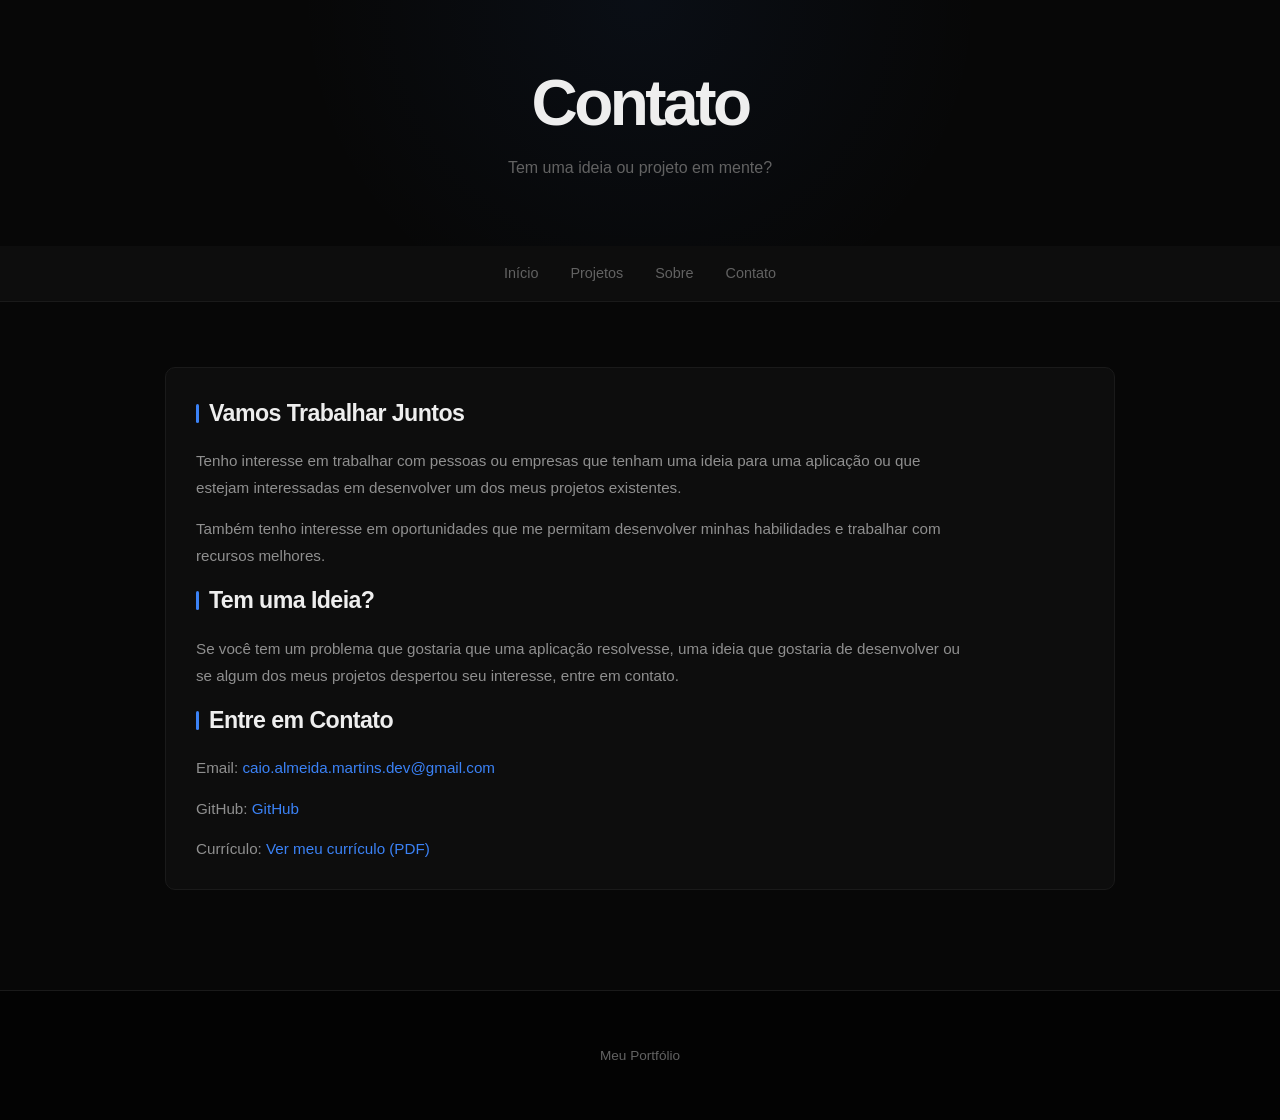
<file: pt-br/contact.html>
<!DOCTYPE html>
<html lang="pt-BR">

<head>
    <meta charset="UTF-8">
    <meta name="viewport" content="width=device-width, initial-scale=1.0">

    <title>Contato - Meu Portfólio</title>

    <link rel="stylesheet" href="style.css">
</head>

<body>

    <header>
        <h1>Contato</h1>

        <p>
            Tem uma ideia ou projeto em mente?
        </p>
    </header>


    <nav>
        <a href="index.html">Início</a>
        <a href="projects.html">Projetos</a>
        <a href="about.html">Sobre</a>
        <a href="contact.html">Contato</a>
    </nav>


    <main>

        <section>

            <h2>Vamos Trabalhar Juntos</h2>

            <p>
                Tenho interesse em trabalhar com pessoas ou empresas
                que tenham uma ideia para uma aplicação ou que estejam
                interessadas em desenvolver um dos meus projetos existentes.
            </p>

            <p>
                Também tenho interesse em oportunidades que me permitam
                desenvolver minhas habilidades e trabalhar com recursos
                melhores.
            </p>


            <h2>Tem uma Ideia?</h2>

            <p>
                Se você tem um problema que gostaria que uma aplicação
                resolvesse, uma ideia que gostaria de desenvolver ou se
                algum dos meus projetos despertou seu interesse, entre
                em contato.
            </p>


            <h2>Entre em Contato</h2>

            <p>
                Email:
                <a class="contact" href="mailto:caio.almeida.martins.dev@gmail.com">
                    caio.almeida.martins.dev@gmail.com
                </a>
            </p>

            <p>
                GitHub:
                <a href="https://github.com/Cubing-Way">
                    GitHub
                </a>
            </p>

            <p>
                Currículo:
                <a class="contact" href="../Curr%C3%ADculo%20Caio%20Almeida%20Martins.pdf">
                    Ver meu currículo (PDF)
                </a>
            </p>

        </section>

    </main>


    <footer>
        <p>Meu Portfólio</p>
    </footer>

</body>

</html>
</file>
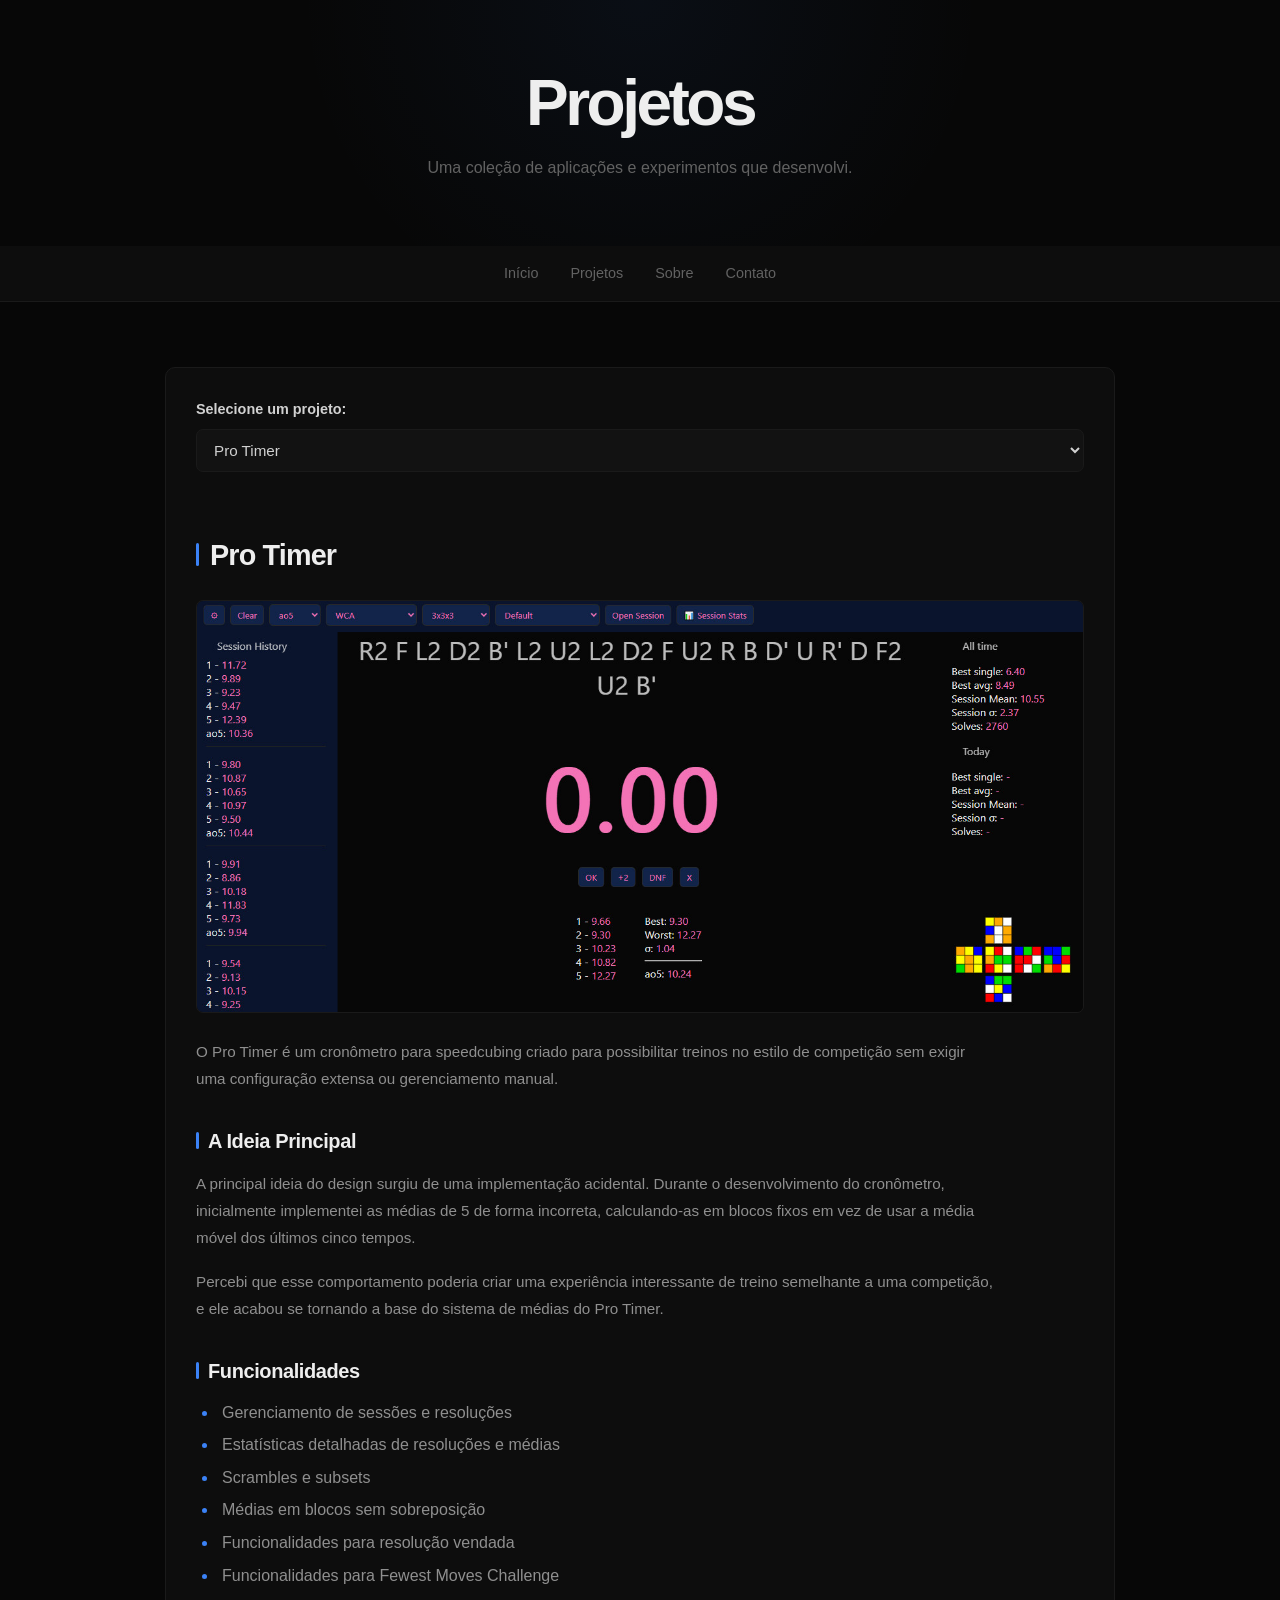
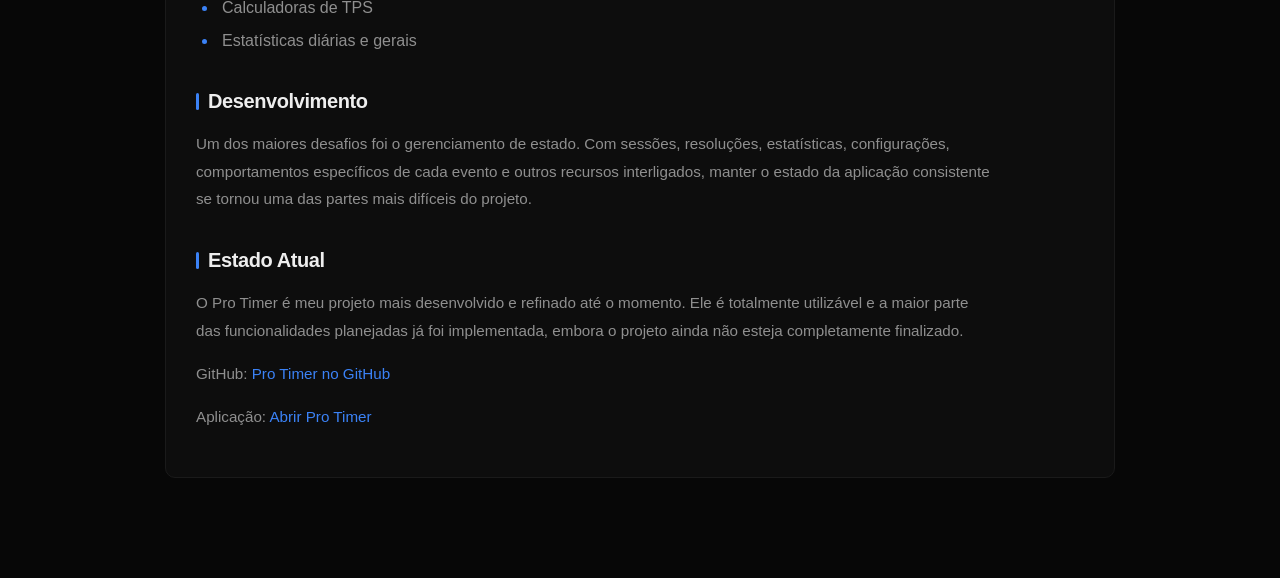
<file: pt-br/projects.html>
<!DOCTYPE html>
<html lang="pt-BR">
<head>
    <meta charset="UTF-8">
    <meta name="viewport" content="width=device-width, initial-scale=1.0">
    <title>Projetos</title>
    <link rel="stylesheet" href="style.css">
</head>

<body>

    <header>
        <h1>Projetos</h1>
        <p>Uma coleção de aplicações e experimentos que desenvolvi.</p>
    </header>

    <nav>
        <a href="index.html">Início</a>
        <a href="projects.html">Projetos</a>
        <a href="about.html">Sobre</a>
        <a href="contact.html">Contato</a>
    </nav>

    <main>
<div class="projects-wrapper">
        <div class="project-selector">

            <label for="projects">Selecione um projeto:</label>

            <select id="projects">
                <option value="pro-timer">Pro Timer</option>
                <option value="cubisz">Cubisz</option>
                <option value="easy-score">Easy Score</option>
                <option value="mixed-units-calculator">
                    Calculadora de Unidades Mistas
                </option>
                <option value="fifteen-puzzle">
                    15-Puzzle Simulator
                </option>
            </select>

        </div>


        <!-- Pro Timer -->

        <div id="pro-timer" class="project">

            <h1>Pro Timer</h1>

            <img
                src="../Protimer home.jpg"
                alt="Captura de tela do Pro Timer"
            >

            <p>
                O Pro Timer é um cronômetro para speedcubing criado
                para possibilitar treinos no estilo de competição sem
                exigir uma configuração extensa ou gerenciamento manual.
            </p>

            <h2>A Ideia Principal</h2>

            <p>
                A principal ideia do design surgiu de uma implementação
                acidental. Durante o desenvolvimento do cronômetro,
                inicialmente implementei as médias de 5 de forma
                incorreta, calculando-as em blocos fixos em vez de usar
                a média móvel dos últimos cinco tempos.
            </p>

            <p>
                Percebi que esse comportamento poderia criar uma
                experiência interessante de treino semelhante a uma
                competição, e ele acabou se tornando a base do sistema
                de médias do Pro Timer.
            </p>

            <h2>Funcionalidades</h2>

            <ul>
                <li>Gerenciamento de sessões e resoluções</li>
                <li>Estatísticas detalhadas de resoluções e médias</li>
                <li>Scrambles e subsets</li>
                <li>Médias em blocos sem sobreposição</li>
                <li>Funcionalidades para resolução vendada</li>
                <li>Funcionalidades para Fewest Moves Challenge</li>
                <li>Calculadoras de TPS</li>
                <li>Estatísticas diárias e gerais</li>
            </ul>

            <h2>Desenvolvimento</h2>

            <p>
                Um dos maiores desafios foi o gerenciamento de estado.
                Com sessões, resoluções, estatísticas, configurações,
                comportamentos específicos de cada evento e outros
                recursos interligados, manter o estado da aplicação
                consistente se tornou uma das partes mais difíceis
                do projeto.
            </p>

            <h2>Estado Atual</h2>

            <p>
                O Pro Timer é meu projeto mais desenvolvido e refinado
                até o momento. Ele é totalmente utilizável e a maior
                parte das funcionalidades planejadas já foi implementada,
                embora o projeto ainda não esteja completamente finalizado.
            </p>

            <p>
                GitHub:
                <a href="https://github.com/Cubing-Way/Pro-timer">
                    Pro Timer no GitHub
                </a>
            </p>

            <p>
                Aplicação:
                <a href="https://cubing-way.github.io/Pro-timer/">
                    Abrir Pro Timer
                </a>
            </p>

        </div>


        <!-- Cubisz -->

        <div id="cubisz" class="project">

            <h1>Cubisz</h1>

            <img
                src="../cubisz home.jpg"
                alt="Captura de tela do Cubisz"
            >

            <p>
                Cubisz é um aplicativo de revisão de resoluções do Cubo
                Mágico. Você cola um embaralhamento e a sua solução, e
                ele reproduz a resolução em um cubo 3D, compara cada etapa
                com o que um motor faria a partir da mesma posição e
                sugere um fingertrick para cada movimento.
            </p>

            <h2>A Ideia</h2>

            <p>
                O objetivo inicial era criar uma forma confiável de
                exibir scrambles para o Pro Timer. Durante o
                desenvolvimento, o projeto evoluiu para algo mais amplo:
                um Cubo Mágico digital que pode ser representado,
                manipulado e analisado por outras aplicações.
            </p>

            <p>
                O Pro Timer ainda usa essa primeira versão do Cubisz para
                visualização de scrambles, contagem de movimentos e
                verificação de soluções, cálculo de TPS e funcionalidades
                de FMC.
            </p>

            <p>
                Depois, reconstruí o Cubisz como um aplicativo de revisão
                de resoluções sobre o
                <a href="https://github.com/Cubing-Way/puzzly">Puzzly</a>,
                um motor de cubo que desenvolvi, responsável pelas
                soluções, pelos embaralhamentos e pelas sugestões de
                fingertricks.
            </p>

            <h2>Funcionalidades Atuais</h2>

            <ul>
                <li>Cubo 3D ou planificação que reproduz sua solução, dividida nas etapas do método enquanto você digita</li>
                <li>Revisão etapa por etapa comparada com a escolha do motor a partir do mesmo cubo</li>
                <li>Sugestão de fingertrick para cada movimento</li>
                <li>Comparar, competir ou seguir outro caminho a partir da resolução do próprio motor</li>
                <li>Resolvedor de etapas a partir de qualquer ponto da sua solução</li>
                <li>Visualizador de 2×2</li>
            </ul>

            <h2>Desenvolvimento</h2>

            <p>
                Uma das partes mais difíceis foi fazer corretamente a
                troca das peças causada pelos movimentos do cubo,
                preservando ao mesmo tempo o estado real do cubo.
            </p>

            <p>
                Reconstruí-lo como aplicativo de revisão exigiu conectá-lo
                ao Puzzly. As soluções mais pesadas agora rodam em um
                servidor, então a página não precisa montar tabelas
                grandes no navegador.
            </p>

            <h2>Estado Atual</h2>

            <p>
                Atualmente, o Cubisz funciona como aplicativo de revisão
                de resoluções para o 3×3, com um visualizador de 2×2. As
                soluções rodam no servidor do Puzzly e, quando o servidor
                não responde, são calculadas no próprio navegador.
            </p>

            <p>
                GitHub:
                <a href="https://github.com/Cubing-Way/cubisz">
                    Cubisz no GitHub
                </a>
            </p>

            <p>
                Aplicativo:
                <a href="https://cubing-way.github.io/cubisz/">
                    Abrir cubisz
                </a>
            </p>

        </div>


        <!-- Easy Score -->

        <div id="easy-score" class="project">

            <h1>Easy Score</h1>

            <img
                src="../easyscore home.jpg"
                alt="Captura de tela do Easy Score"
            >

            <p>
                Easy Score é um editor de partituras desenvolvido em
                torno de uma ideia simples: criar notação musical não
                deveria exigir que o usuário primeiro aprendesse a
                utilizar uma aplicação musical complexa.
            </p>

            <h2>A Ideia</h2>

            <p>
                Eu queria escrever partituras, mas achei as aplicações
                existentes de notação musical difíceis de aprender.
                Queria criar algo em que conhecimentos básicos de música
                e uma interface intuitiva fossem suficientes para começar
                a transformar ideias em partituras.
            </p>

            <p>
                Em vez de seguir fortemente as convenções dos programas
                de notação existentes, busquei ideias de interação em
                aplicações como editores de texto, vídeo e imagem,
                utilizando conceitos que os usuários já conhecem.
            </p>

            <h2>Funcionalidades Atuais</h2>

            <ul>
                <li>Gerenciamento de pautas</li>
                <li>Criação e gerenciamento de compassos</li>
                <li>Gerenciamento de claves, fórmulas de compasso e armaduras de clave</li>
                <li>Entrada de notas por texto</li>
                <li>Salvamento e gerenciamento do estado da aplicação</li>
                <li>Reprodução das partituras geradas</li>
                <li>Entrada de notas pelo mouse em desenvolvimento</li>
            </ul>

            <h2>Desenvolvimento</h2>

            <p>
                Easy Score é meu projeto mais complexo até agora.
                Gerenciar a inicialização da aplicação e restaurar
                seu estado foi um dos maiores desafios técnicos.
            </p>

            <p>
                A entrada de notas pelo mouse é outro desafio em
                andamento, já que a posição e a interação do usuário
                precisam ser traduzidas para a notação musical correta.
            </p>

            <h2>Estado Atual</h2>

            <p>
                Atualmente, o Easy Score permite escrever partituras
                básicas utilizando entrada de notas por texto. É possível
                criar as pautas necessárias, escrever músicas nelas e
                reproduzir a partitura resultante.
            </p>

            <p>
                O projeto ainda está em desenvolvimento. Nem todos os
                símbolos de uma partitura são suportados e a entrada de
                notas pelo mouse ainda está sendo desenvolvida.
            </p>

            <p>
                GitHub:
                <a href="https://github.com/Cubing-Way/Easy-Score">
                    Easy Score no GitHub
                </a>
            </p>

            <p>
                Aplicativo:
                <a href="https://cubing-way.github.io/Easy-Score/">
                    Abrir easy-score
                </a>
            </p>

        </div>


        <!-- Mixed Units Calculator -->

        <div id="mixed-units-calculator" class="project">

            <h1>Calculadora de Unidades Mistas</h1>

            <img
                src="../timeCalclator.jpg"
                alt="Captura de tela da Calculadora de Unidades Mistas"
            >

            <p>
                A Calculadora de Unidades Mistas foi criada para tornar
                cálculos envolvendo várias unidades mais intuitivos.
            </p>

            <h2>A Ideia</h2>

            <p>
                A ideia surgiu durante uma competição de Cubo Mágico.
                Havia um limite de tempo acumulado de dez minutos, e eu
                precisava subtrair os tempos das resoluções já realizadas
                desse limite, trabalhando com minutos, segundos e
                milissegundos ao mesmo tempo.
            </p>

            <p>
                Isso me fez perceber que cálculos com unidades mistas
                podem ser desnecessariamente difíceis quando uma
                calculadora exige que tudo seja convertido primeiro para
                uma única unidade.
            </p>

            <h2>O Conceito</h2>

            <p>
                O objetivo é permitir que o usuário insira e receba
                valores nas unidades que fazem sentido para ele,
                enquanto a aplicação cuida das conversões internamente.
            </p>

            <h2>Funcionalidades Atuais</h2>

            <ul>
                <li>Entrada e saída em unidades mistas, como 1 h 30 min + 45 min = 2 h 15 min</li>
                <li>25 tipos de grandeza e cerca de 240 unidades: tempo, comprimento, massa, área, volume, velocidade, temperatura, dinheiro, dados e mais</li>
                <li>Cada resultado também exibido nas outras unidades do mesmo tipo</li>
                <li>Funções científicas: potências, raízes, logaritmos, trigonometria, fatoriais e constantes</li>
                <li>Resultados exatos, calculados como frações</li>
                <li>Cotações diárias de 31 moedas, além de bitcoin e ether</li>
            </ul>

            <h2>Estado Atual</h2>

            <p>
                O projeto começou como uma prova de conceito para horas,
                minutos e segundos e depois foi reescrito como uma
                calculadora completa de unidades mistas. Funciona offline,
                exceto para baixar as cotações das moedas.
            </p>

            <p>
                GitHub:
                <a href="https://github.com/Cubing-Way/Time-Calculator">
                    Calculadora de Unidades Mistas no GitHub
                </a>
            </p>

            <p>App: 
                <a href="https://cubing-way.github.io/Time-Calculator/">
                    Abrir Calculadora de Unidades Mistas
                </a>
            </p>

        </div>


        <!-- 15-Puzzle Simulator -->

        <div id="fifteen-puzzle" class="project">

            <h1>15-Puzzle Simulator</h1>

            <img
                src="../15ouzzle.jpg"
                alt="Captura de tela do 15-Puzzle Simulator"
            >

            <p>
                O 15-Puzzle Simulator é um simulador moderno de
                quebra-cabeças deslizantes, criado para tornar a prática
                e exploração de puzzles maiores mais agradável.
            </p>

            <h2>A Ideia</h2>

            <p>
                Recebi um 15-puzzle como presente por participar de uma
                competição. Depois de experimentar o puzzle, fiquei
                interessado em resolvê-lo e até desenvolvi meu próprio
                método para isso.
            </p>

            <p>
                Eu queria experimentar puzzles deslizantes maiores,
                então procurei simuladores online. As opções disponíveis
                não ofereciam a combinação de design visual, layout
                moderno, embaralhamento e funcionalidades gerais que
                eu procurava.
            </p>

            <h2>Funcionalidades Atuais</h2>

            <ul>
                <li>Simulação de puzzles de 3×3 até 10×10</li>
                <li>Temas visuais personalizáveis</li>
                <li>Interface e layout modernos</li>
                <li>Embaralhamento do puzzle</li>
                <li>Contador de movimentos</li>
                <li>Cronômetro</li>
                <li>Opções de personalização</li>
            </ul>

            <h2>Desenvolvimento</h2>

            <p>
                Um dos principais desafios técnicos foi mover e trocar
                as peças do puzzle sem quebrar a estrutura do DOM.
            </p>

            <p>
                O projeto também exigiu um gerenciamento cuidadoso do
                layout para que diferentes tamanhos de puzzle continuassem
                utilizáveis dentro da interface.
            </p>

            <h2>No Que Me Concentrei</h2>

            <p>
                As partes das quais mais me orgulho são o estilo visual
                e o sistema de embaralhamento. Eu queria que o simulador
                tivesse a aparência de uma aplicação moderna, em vez de
                simplesmente exibir uma grade de peças na página.
            </p>

            <h2>Estado Atual</h2>

            <p>
                O simulador está próximo de ser finalizado e pretende
                ser minha primeira aplicação disponibilizada publicamente
                fora dos projetos hospedados pelo GitHub Pages.
            </p>

            <p>
                No futuro, quero integrar o Cubisz e expandir o projeto
                para transformá-lo em um simulador de puzzles mais completo.
            </p>

            <p>
                GitHub:
                <a href="https://github.com/Cubing-Way/15-puzzle">
                    15-puzzle no Github
                </a>
            </p>

            <p>
                Aplicativo:
                <a href="https://cubing-way.github.io/15-puzzle/">
                    Abrir 15-puzzle
                </a>
            </p>

        </div>
</div>
    </main>

<script src="script.js"></script>

</body>
</html>
</file>
<file: en-us/style.css>
/* =========================
   DARK BLACK / GRAY / WHITE / BLUE
   Spacious + Compact Layout
========================= */

* {
    box-sizing: border-box;
}

:root {
    /* =========================
       Backgrounds
       Neutral black / gray
    ========================= */

    --black: #030303;
    --background: #070707;

    /* Cards */
    --surface: #0d0d0d;
    --surface-hover: #121212;


    /* =========================
       Borders
       Neutral gray
    ========================= */

    --border: #1a1a1a;
    --border-light: #272727;


    /* =========================
       Text
    ========================= */

    --white: #eeeeee;
    --text: #d1d1d1;

    --paragraph: #8f8f8f;
    --muted: #626262;


    /* =========================
       Accent
       Blue only
    ========================= */

    --blue: #3b82f6;
    --blue-light: #60a5fa;


    /* =========================
       Layout
    ========================= */

    --max-width: 950px;
}


html {
    scroll-behavior: smooth;
}

body {
    margin: 0;

    font-family:
        Inter,
        -apple-system,
        BlinkMacSystemFont,
        "Segoe UI",
        Arial,
        sans-serif;

    background: var(--background);

    color: var(--text);

    line-height: 1.6;
}


/* =========================
   NAVIGATION
   Same Color as Sections
========================= */

nav {
    position: sticky;
    top: 0;
    z-index: 1000;

    display: flex;
    justify-content: center;

    gap: 32px;

    padding: 16px 20px;

    background: var(--surface);

    border-bottom: 1px solid var(--border);

    backdrop-filter: blur(12px);
}

nav a {
    position: relative;

    color: var(--muted);

    text-decoration: none;

    font-size: 0.9rem;
    font-weight: 500;

    transition: color 0.2s ease;
}

nav a:hover {
    color: var(--white);
}

nav a::after {
    content: "";

    position: absolute;

    left: 50%;
    bottom: -5px;

    width: 0;
    height: 2px;

    background: #888;

    transform: translateX(-50%);

    transition: width 0.2s ease;
}

nav a:hover::after {
    width: 100%;
}



/* =========================
   HEADER
========================= */

header {
    padding: 70px 20px 65px;

    text-align: center;

    background:
        radial-gradient(
            circle at 50% 0%,
            rgba(59, 130, 246, 0.06),
            transparent 50%
        );
}

header h1 {
    margin: 0;

    color: var(--white);

    font-size: clamp(2.5rem, 6vw, 4rem);

    font-weight: 700;

    line-height: 1.05;

    letter-spacing: -0.055em;
}

header h1 span {
    color: var(--blue);
}

header p {
    max-width: 550px;

    margin: 18px auto 0;

    color: var(--muted);

    font-size: 1rem;
}


/* =========================
   MAIN
========================= */

main {
    width: min(var(--max-width), 90%);

    margin: 65px auto 100px;
}


/* =========================
   SECTIONS
========================= */

section {
    padding: 27px 30px;

    margin-bottom: 32px;

    background: var(--surface);

    border: 1px solid var(--border);

    border-radius: 10px;

    transition:
        border-color 0.2s ease,
        background-color 0.2s ease;
}

section:hover {
    border-color: var(--border-light);
}


/* =========================
   SECTION HEADINGS
========================= */

section h2 {
    display: flex;
    align-items: center;

    margin: 0 0 15px;

    color: var(--white);

    font-size: 1.45rem;

    font-weight: 600;

    letter-spacing: -0.025em;
}

section h2::before {
    content: "";

    display: inline-block;

    flex-shrink: 0;

    width: 3px;
    height: 19px;

    margin-right: 10px;

    background: var(--blue);

    border-radius: 3px;
}

section h2 span {
    color: var(--blue);
}


/* =========================
   PARAGRAPHS
========================= */

section p {
    max-width: 780px;

    margin: 0 0 13px;

    color: var(--paragraph);

    font-size: 0.95rem;

    line-height: 1.8;
}

section p:last-child {
    margin-bottom: 0;
}


/* =========================
   GENERAL LINKS
========================= */

a {
    color: var(--blue);

    text-decoration: none;

    transition:
        color 0.2s ease,
        opacity 0.2s ease;
}

a:hover {
    color: var(--blue-light);
}


/* =========================
   PROJECT PREVIEWS
========================= */

.project-previews {
    display: grid;

    grid-template-columns: repeat(2, minmax(0, 1fr));

    gap: 15px;

    margin-top: 23px;
}

.project-previews a {
    display: block;

    padding: 8px;

    background: #0a0a0a;

    border: 1px solid var(--border);

    border-radius: 9px;

    color: var(--text);

    transition:
        transform 0.2s ease,
        border-color 0.2s ease,
        background-color 0.2s ease;
}

.project-previews a:hover {
    transform: translateY(-4px);

    background: var(--surface-hover);

    border-color: var(--blue);

    text-decoration: none;
}

.project-previews img {
    display: block;

    width: 100%;
    height: auto;

    border-radius: 5px;

    transition: opacity 0.2s ease;
}

.project-previews a:hover img {
    opacity: 0.88;
}

.project-previews h3 {
    margin: 10px 6px 6px;

    color: var(--text);

    font-size: 0.95rem;

    font-weight: 600;

    transition: color 0.2s ease;
}

.project-previews a:hover h3 {
    color: var(--blue-light);
}


/* =========================
   MOBILE
========================= */

@media (max-width: 650px) {

    .project-previews {
        grid-template-columns: 1fr;

        gap: 13px;
    }

    .project-previews img {
        width: 100%;
        height: auto;
    }
}


/* =========================
   SELECT / FORM ELEMENTS
========================= */

label {
    display: block;

    margin-bottom: 8px;

    color: var(--text);

    font-size: 0.9rem;

    font-weight: 600;
}

select {
    width: 100%;

    padding: 11px 13px;

    margin-bottom: 25px;

    background: var(--surface-hover);

    color: var(--text);

    border: 1px solid var(--border);

    border-radius: 7px;

    font-size: 0.95rem;

    cursor: pointer;
}

select:hover {
    border-color: var(--border-light);
}

select:focus {
    outline: none;

    border-color: var(--blue);

    box-shadow:
        0 0 0 3px rgba(59, 130, 246, 0.1);
}


/* =========================
   IMAGES
========================= */

figure {
    margin: 25px 0;
}

img {
    display: block;

    max-width: 100%;

    height: auto;

    border-radius: 7px;
}

figcaption {
    margin-top: 7px;

    color: var(--muted);

    font-size: 0.8rem;
}


/* =========================
   FOOTER
========================= */

footer {
    padding: 40px 20px;

    margin-top: 70px;

    text-align: center;

    background: var(--black);

    border-top: 1px solid var(--border);

    color: var(--muted);

    font-size: 0.85rem;
}


/* =========================
   MOBILE
========================= */

@media (max-width: 650px) {

    nav {
        gap: 18px;

        padding: 14px;

        overflow-x: auto;

        justify-content: flex-start;
    }

    nav a {
        white-space: nowrap;
    }

    header {
        padding: 55px 20px 50px;
    }

    header h1 {
        font-size: 2.7rem;
    }

    header p {
        font-size: 0.95rem;
    }

    main {
        width: 92%;

        margin-top: 45px;
    }

    section {
        padding: 23px;

        margin-bottom: 25px;
    }

    section h2 {
        font-size: 1.3rem;
    }

    section p {
        font-size: 0.92rem;
    }

    .project-previews {
        grid-template-columns: 1fr;

        gap: 13px;
    }

    .project-previews img {
        height: 180px;
    }
}

/* =========================
   PROJECTS PAGE
   One Large Card
========================= */

.projects-wrapper {
    width: 100%;

    padding: 30px;

    background: var(--surface);

    border: 1px solid var(--border);

    border-radius: 10px;

    transition: border-color 0.2s ease;
}

.projects-wrapper:hover {
    border-color: var(--border-light);
}


/* =========================
   PROJECT SELECTOR
========================= */

.project-selector {
    padding: 0;

    margin-bottom: 35px;

    background: transparent;

    border: none;
}

.project-selector label {
    display: block;

    margin-bottom: 8px;

    color: var(--text);

    font-size: 0.9rem;

    font-weight: 600;
}


/* =========================
   INDIVIDUAL PROJECTS
========================= */

.project {
    padding: 0;

    margin-bottom: 0;

    background: transparent;

    border: none;
}


/* =========================
   PROJECT TITLE
========================= */

.project > h1 {
    display: flex;
    align-items: center;

    margin: 0 0 22px;

    color: var(--white);

    font-size: 1.8rem;

    font-weight: 600;

    letter-spacing: -0.03em;
}

.project > h1::before {
    content: "";

    display: inline-block;

    width: 3px;
    height: 23px;

    margin-right: 11px;

    background: var(--blue);

    border-radius: 3px;
}


/* =========================
   PROJECT IMAGE
========================= */

.project > img {
    display: block;

    width: 100%;

    max-height: 450px;

    object-fit: cover;

    margin-bottom: 25px;

    border: 1px solid var(--border);

    border-radius: 7px;
}


/* =========================
   PROJECT TEXT
========================= */

.project p {
    max-width: 800px;

    margin: 0 0 16px;

    color: var(--paragraph);

    font-size: 0.95rem;

    line-height: 1.8;
}


/* =========================
   PROJECT SUBHEADINGS
========================= */

.project h2 {
    display: flex;
    align-items: center;

    margin: 32px 0 13px;

    color: var(--white);

    font-size: 1.25rem;

    font-weight: 600;

    letter-spacing: -0.02em;
}

.project h2::before {
    content: "";

    display: inline-block;

    width: 3px;
    height: 17px;

    margin-right: 9px;

    background: var(--blue);

    border-radius: 3px;
}


/* =========================
   PROJECT LISTS
========================= */

.project ul {
    margin: 0 0 20px;

    padding-left: 22px;

    color: var(--paragraph);
}

.project li {
    margin-bottom: 7px;

    padding-left: 4px;

    line-height: 1.6;
}

.project li::marker {
    color: var(--blue);
}


/* =========================
   PROJECT LINKS
========================= */

.project p a {
    color: var(--blue);

    transition: color 0.2s ease;
}

.project p a:hover {
    color: var(--blue-light);

    text-decoration: underline;
}


/* =========================
   MOBILE
========================= */

@media (max-width: 650px) {

    .projects-wrapper {
        padding: 23px;
    }

    .project-selector {
        margin-bottom: 28px;
    }

    .project > h1 {
        font-size: 1.5rem;
    }

    .project > h1::before {
        height: 20px;
    }

    .project > img {
        max-height: 300px;

        margin-bottom: 20px;
    }

    .project h2 {
        font-size: 1.15rem;

        margin-top: 27px;
    }

    .project p {
        font-size: 0.92rem;
    }
}

/* =========================
   LISTS
========================= */

li::marker {
    color: var(--blue);
}
</file>
<file: pt-br/style.css>
/* =========================
   DARK BLACK / GRAY / WHITE / BLUE
   Spacious + Compact Layout
========================= */

* {
    box-sizing: border-box;
}

:root {
    /* =========================
       Backgrounds
       Neutral black / gray
    ========================= */

    --black: #030303;
    --background: #070707;

    /* Cards */
    --surface: #0d0d0d;
    --surface-hover: #121212;


    /* =========================
       Borders
       Neutral gray
    ========================= */

    --border: #1a1a1a;
    --border-light: #272727;


    /* =========================
       Text
    ========================= */

    --white: #eeeeee;
    --text: #d1d1d1;

    --paragraph: #8f8f8f;
    --muted: #626262;


    /* =========================
       Accent
       Blue only
    ========================= */

    --blue: #3b82f6;
    --blue-light: #60a5fa;


    /* =========================
       Layout
    ========================= */

    --max-width: 950px;
}


html {
    scroll-behavior: smooth;
}

body {
    margin: 0;

    font-family:
        Inter,
        -apple-system,
        BlinkMacSystemFont,
        "Segoe UI",
        Arial,
        sans-serif;

    background: var(--background);

    color: var(--text);

    line-height: 1.6;
}


/* =========================
   NAVIGATION
   Same Color as Sections
========================= */

nav {
    position: sticky;
    top: 0;
    z-index: 1000;

    display: flex;
    justify-content: center;

    gap: 32px;

    padding: 16px 20px;

    background: var(--surface);

    border-bottom: 1px solid var(--border);

    backdrop-filter: blur(12px);
}

nav a {
    position: relative;

    color: var(--muted);

    text-decoration: none;

    font-size: 0.9rem;
    font-weight: 500;

    transition: color 0.2s ease;
}

nav a:hover {
    color: var(--white);
}

nav a::after {
    content: "";

    position: absolute;

    left: 50%;
    bottom: -5px;

    width: 0;
    height: 2px;

    background: #888;

    transform: translateX(-50%);

    transition: width 0.2s ease;
}

nav a:hover::after {
    width: 100%;
}



/* =========================
   HEADER
========================= */

header {
    padding: 70px 20px 65px;

    text-align: center;

    background:
        radial-gradient(
            circle at 50% 0%,
            rgba(59, 130, 246, 0.06),
            transparent 50%
        );
}

header h1 {
    margin: 0;

    color: var(--white);

    font-size: clamp(2.5rem, 6vw, 4rem);

    font-weight: 700;

    line-height: 1.05;

    letter-spacing: -0.055em;
}

header h1 span {
    color: var(--blue);
}

header p {
    max-width: 550px;

    margin: 18px auto 0;

    color: var(--muted);

    font-size: 1rem;
}


/* =========================
   MAIN
========================= */

main {
    width: min(var(--max-width), 90%);

    margin: 65px auto 100px;
}


/* =========================
   SECTIONS
========================= */

section {
    padding: 27px 30px;

    margin-bottom: 32px;

    background: var(--surface);

    border: 1px solid var(--border);

    border-radius: 10px;

    transition:
        border-color 0.2s ease,
        background-color 0.2s ease;
}

section:hover {
    border-color: var(--border-light);
}


/* =========================
   SECTION HEADINGS
========================= */

section h2 {
    display: flex;
    align-items: center;

    margin: 0 0 15px;

    color: var(--white);

    font-size: 1.45rem;

    font-weight: 600;

    letter-spacing: -0.025em;
}

section h2::before {
    content: "";

    display: inline-block;

    flex-shrink: 0;

    width: 3px;
    height: 19px;

    margin-right: 10px;

    background: var(--blue);

    border-radius: 3px;
}

section h2 span {
    color: var(--blue);
}


/* =========================
   PARAGRAPHS
========================= */

section p {
    max-width: 780px;

    margin: 0 0 13px;

    color: var(--paragraph);

    font-size: 0.95rem;

    line-height: 1.8;
}

section p:last-child {
    margin-bottom: 0;
}


/* =========================
   GENERAL LINKS
========================= */

a {
    color: var(--blue);

    text-decoration: none;

    transition:
        color 0.2s ease,
        opacity 0.2s ease;
}

a:hover {
    color: var(--blue-light);
}


/* =========================
   PROJECT PREVIEWS
========================= */

.project-previews {
    display: grid;

    grid-template-columns: repeat(2, minmax(0, 1fr));

    gap: 15px;

    margin-top: 23px;
}

.project-previews a {
    display: block;

    padding: 8px;

    background: #0a0a0a;

    border: 1px solid var(--border);

    border-radius: 9px;

    color: var(--text);

    transition:
        transform 0.2s ease,
        border-color 0.2s ease,
        background-color 0.2s ease;
}

.project-previews a:hover {
    transform: translateY(-4px);

    background: var(--surface-hover);

    border-color: var(--blue);

    text-decoration: none;
}

.project-previews img {
    display: block;

    width: 100%;
    height: auto;

    border-radius: 5px;

    transition: opacity 0.2s ease;
}

.project-previews a:hover img {
    opacity: 0.88;
}

.project-previews h3 {
    margin: 10px 6px 6px;

    color: var(--text);

    font-size: 0.95rem;

    font-weight: 600;

    transition: color 0.2s ease;
}

.project-previews a:hover h3 {
    color: var(--blue-light);
}


/* =========================
   MOBILE
========================= */

@media (max-width: 650px) {

    .project-previews {
        grid-template-columns: 1fr;

        gap: 13px;
    }

    .project-previews img {
        width: 100%;
        height: auto;
    }
}


/* =========================
   SELECT / FORM ELEMENTS
========================= */

label {
    display: block;

    margin-bottom: 8px;

    color: var(--text);

    font-size: 0.9rem;

    font-weight: 600;
}

select {
    width: 100%;

    padding: 11px 13px;

    margin-bottom: 25px;

    background: var(--surface-hover);

    color: var(--text);

    border: 1px solid var(--border);

    border-radius: 7px;

    font-size: 0.95rem;

    cursor: pointer;
}

select:hover {
    border-color: var(--border-light);
}

select:focus {
    outline: none;

    border-color: var(--blue);

    box-shadow:
        0 0 0 3px rgba(59, 130, 246, 0.1);
}


/* =========================
   IMAGES
========================= */

figure {
    margin: 25px 0;
}

img {
    display: block;

    max-width: 100%;

    height: auto;

    border-radius: 7px;
}

figcaption {
    margin-top: 7px;

    color: var(--muted);

    font-size: 0.8rem;
}


/* =========================
   FOOTER
========================= */

footer {
    padding: 40px 20px;

    margin-top: 70px;

    text-align: center;

    background: var(--black);

    border-top: 1px solid var(--border);

    color: var(--muted);

    font-size: 0.85rem;
}


/* =========================
   MOBILE
========================= */

@media (max-width: 650px) {

    nav {
        gap: 18px;

        padding: 14px;

        overflow-x: auto;

        justify-content: flex-start;
    }

    nav a {
        white-space: nowrap;
    }

    header {
        padding: 55px 20px 50px;
    }

    header h1 {
        font-size: 2.7rem;
    }

    header p {
        font-size: 0.95rem;
    }

    main {
        width: 92%;

        margin-top: 45px;
    }

    section {
        padding: 23px;

        margin-bottom: 25px;
    }

    section h2 {
        font-size: 1.3rem;
    }

    section p {
        font-size: 0.92rem;
    }

    .project-previews {
        grid-template-columns: 1fr;

        gap: 13px;
    }

    .project-previews img {
        height: 180px;
    }
}

/* =========================
   PROJECTS PAGE
   One Large Card
========================= */

.projects-wrapper {
    width: 100%;

    padding: 30px;

    background: var(--surface);

    border: 1px solid var(--border);

    border-radius: 10px;

    transition: border-color 0.2s ease;
}

.projects-wrapper:hover {
    border-color: var(--border-light);
}


/* =========================
   PROJECT SELECTOR
========================= */

.project-selector {
    padding: 0;

    margin-bottom: 35px;

    background: transparent;

    border: none;
}

.project-selector label {
    display: block;

    margin-bottom: 8px;

    color: var(--text);

    font-size: 0.9rem;

    font-weight: 600;
}


/* =========================
   INDIVIDUAL PROJECTS
========================= */

.project {
    padding: 0;

    margin-bottom: 0;

    background: transparent;

    border: none;
}


/* =========================
   PROJECT TITLE
========================= */

.project > h1 {
    display: flex;
    align-items: center;

    margin: 0 0 22px;

    color: var(--white);

    font-size: 1.8rem;

    font-weight: 600;

    letter-spacing: -0.03em;
}

.project > h1::before {
    content: "";

    display: inline-block;

    width: 3px;
    height: 23px;

    margin-right: 11px;

    background: var(--blue);

    border-radius: 3px;
}


/* =========================
   PROJECT IMAGE
========================= */

.project > img {
    display: block;

    width: 100%;

    max-height: 450px;

    object-fit: cover;

    margin-bottom: 25px;

    border: 1px solid var(--border);

    border-radius: 7px;
}


/* =========================
   PROJECT TEXT
========================= */

.project p {
    max-width: 800px;

    margin: 0 0 16px;

    color: var(--paragraph);

    font-size: 0.95rem;

    line-height: 1.8;
}


/* =========================
   PROJECT SUBHEADINGS
========================= */

.project h2 {
    display: flex;
    align-items: center;

    margin: 32px 0 13px;

    color: var(--white);

    font-size: 1.25rem;

    font-weight: 600;

    letter-spacing: -0.02em;
}

.project h2::before {
    content: "";

    display: inline-block;

    width: 3px;
    height: 17px;

    margin-right: 9px;

    background: var(--blue);

    border-radius: 3px;
}


/* =========================
   PROJECT LISTS
========================= */

.project ul {
    margin: 0 0 20px;

    padding-left: 22px;

    color: var(--paragraph);
}

.project li {
    margin-bottom: 7px;

    padding-left: 4px;

    line-height: 1.6;
}

.project li::marker {
    color: var(--blue);
}


/* =========================
   PROJECT LINKS
========================= */

.project p a {
    color: var(--blue);

    transition: color 0.2s ease;
}

.project p a:hover {
    color: var(--blue-light);

    text-decoration: underline;
}


/* =========================
   MOBILE
========================= */

@media (max-width: 650px) {

    .projects-wrapper {
        padding: 23px;
    }

    .project-selector {
        margin-bottom: 28px;
    }

    .project > h1 {
        font-size: 1.5rem;
    }

    .project > h1::before {
        height: 20px;
    }

    .project > img {
        max-height: 300px;

        margin-bottom: 20px;
    }

    .project h2 {
        font-size: 1.15rem;

        margin-top: 27px;
    }

    .project p {
        font-size: 0.92rem;
    }
}

/* =========================
   LISTS
========================= */

li::marker {
    color: var(--blue);
}
</file>
